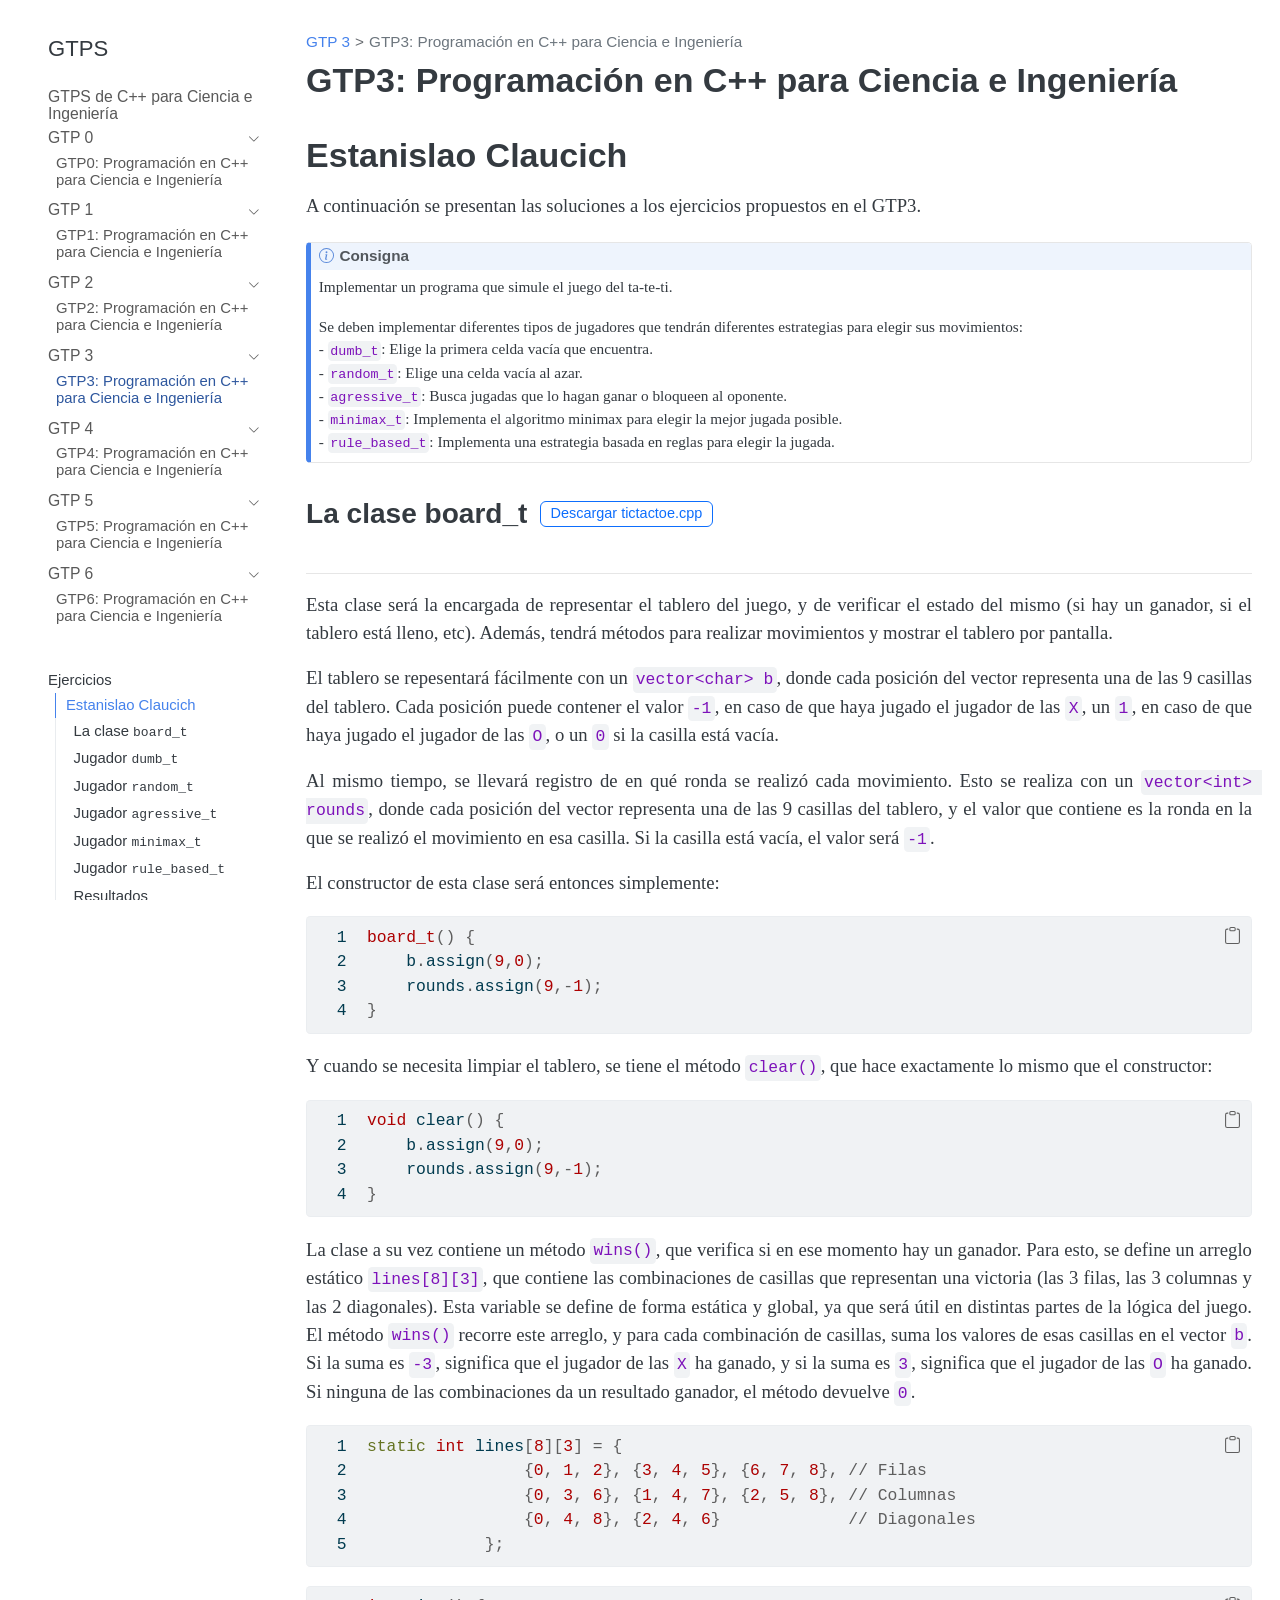
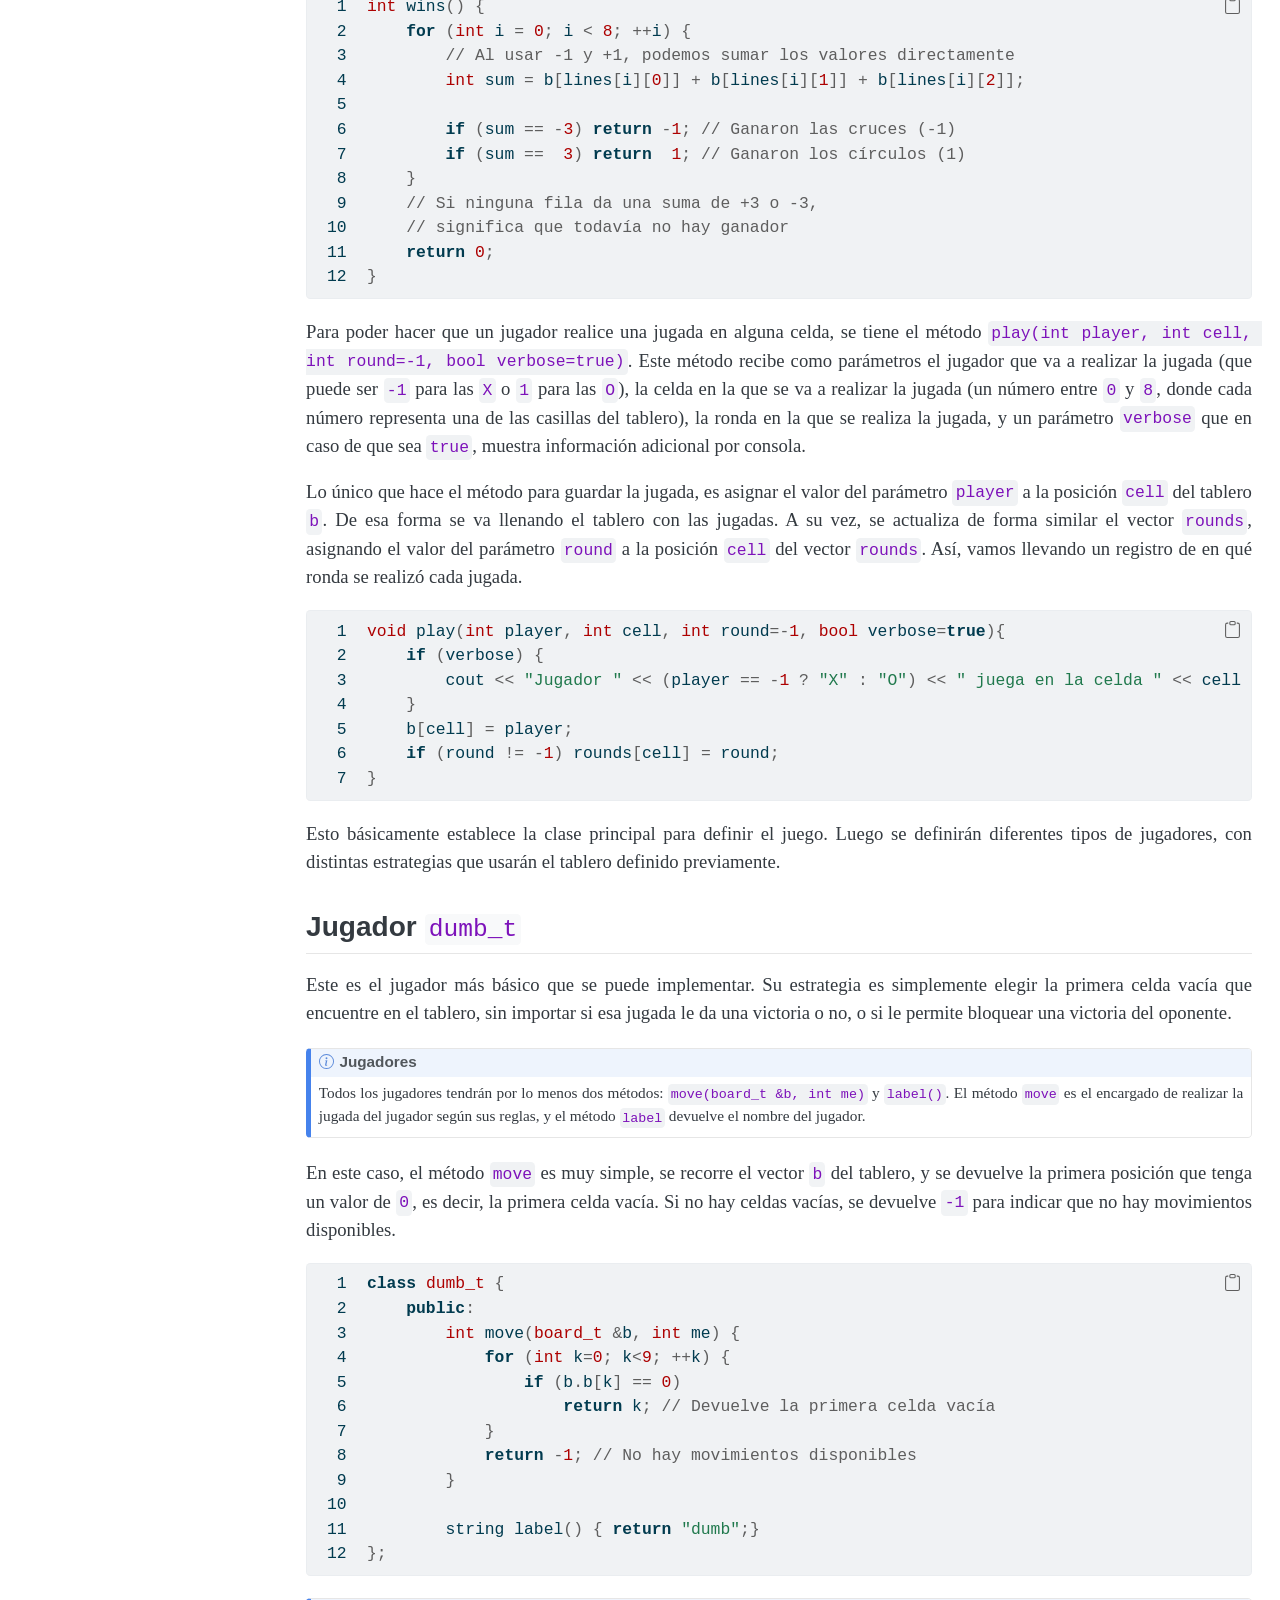
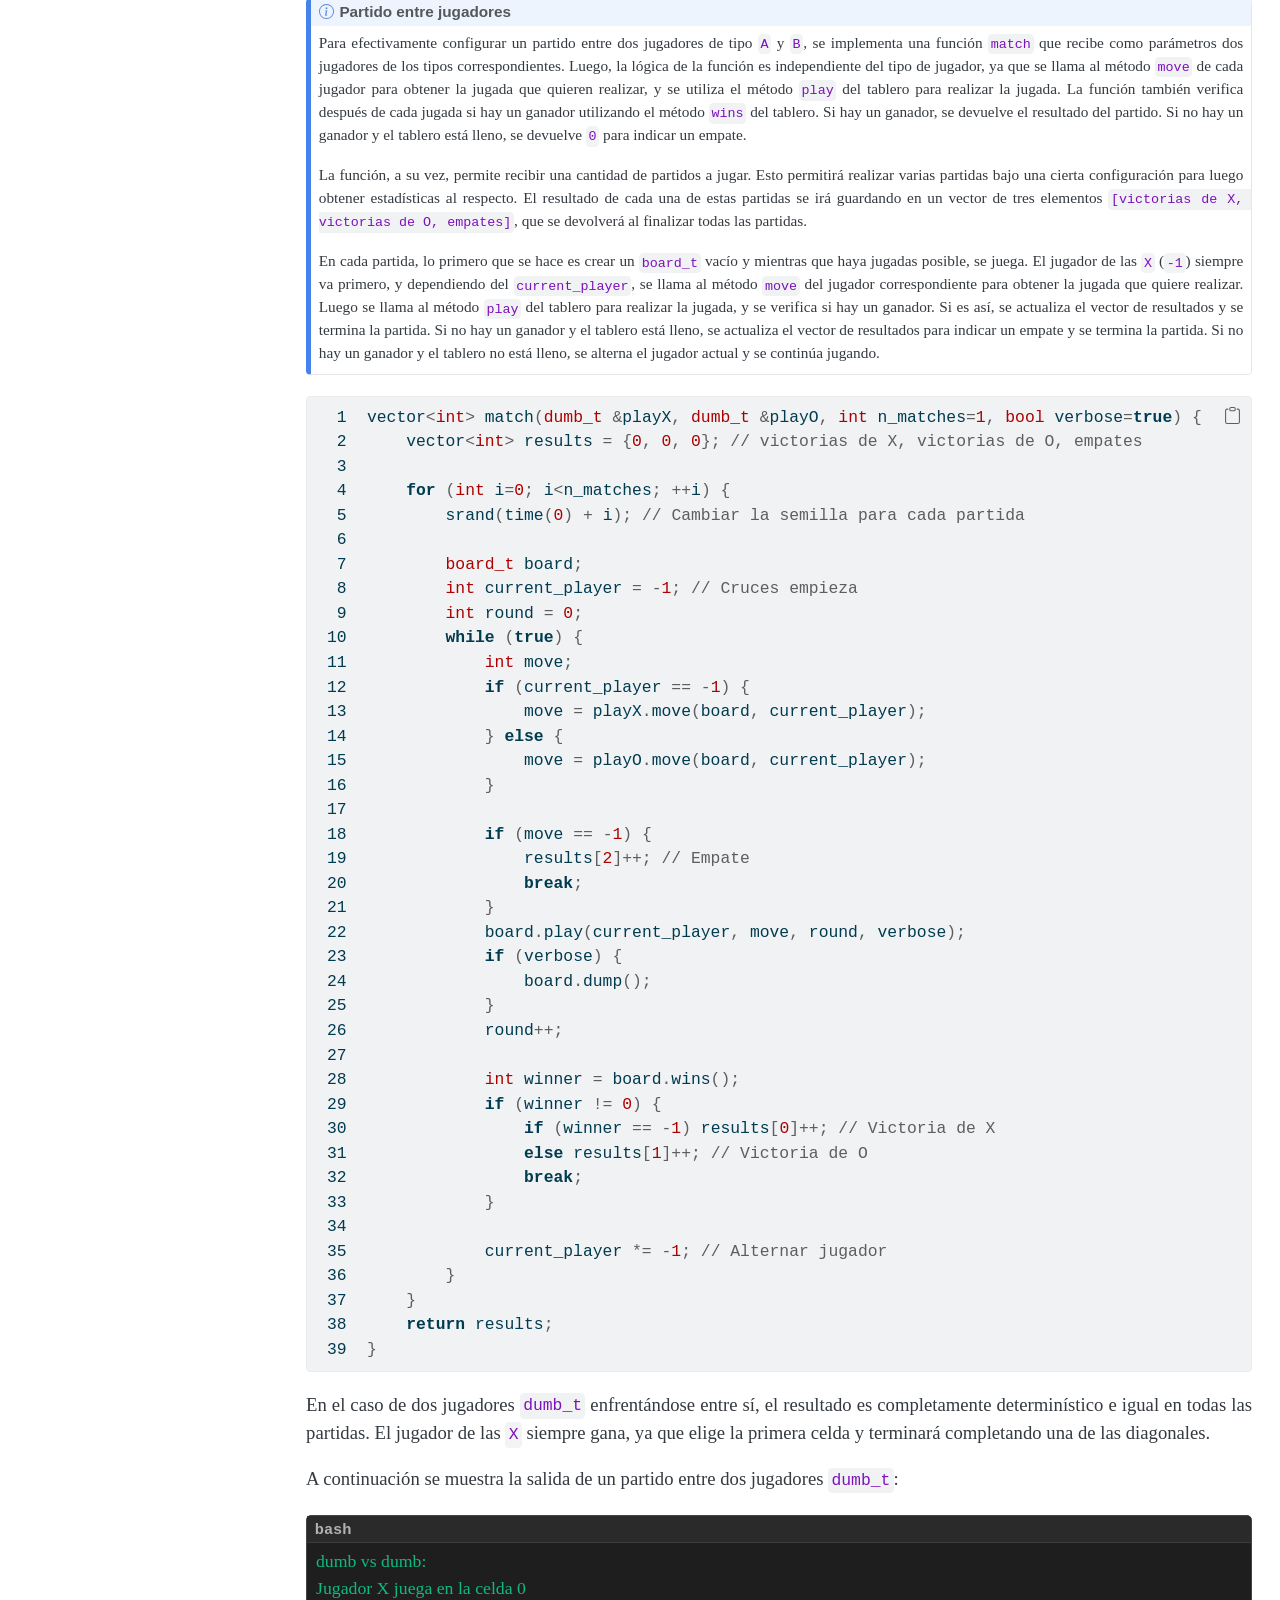
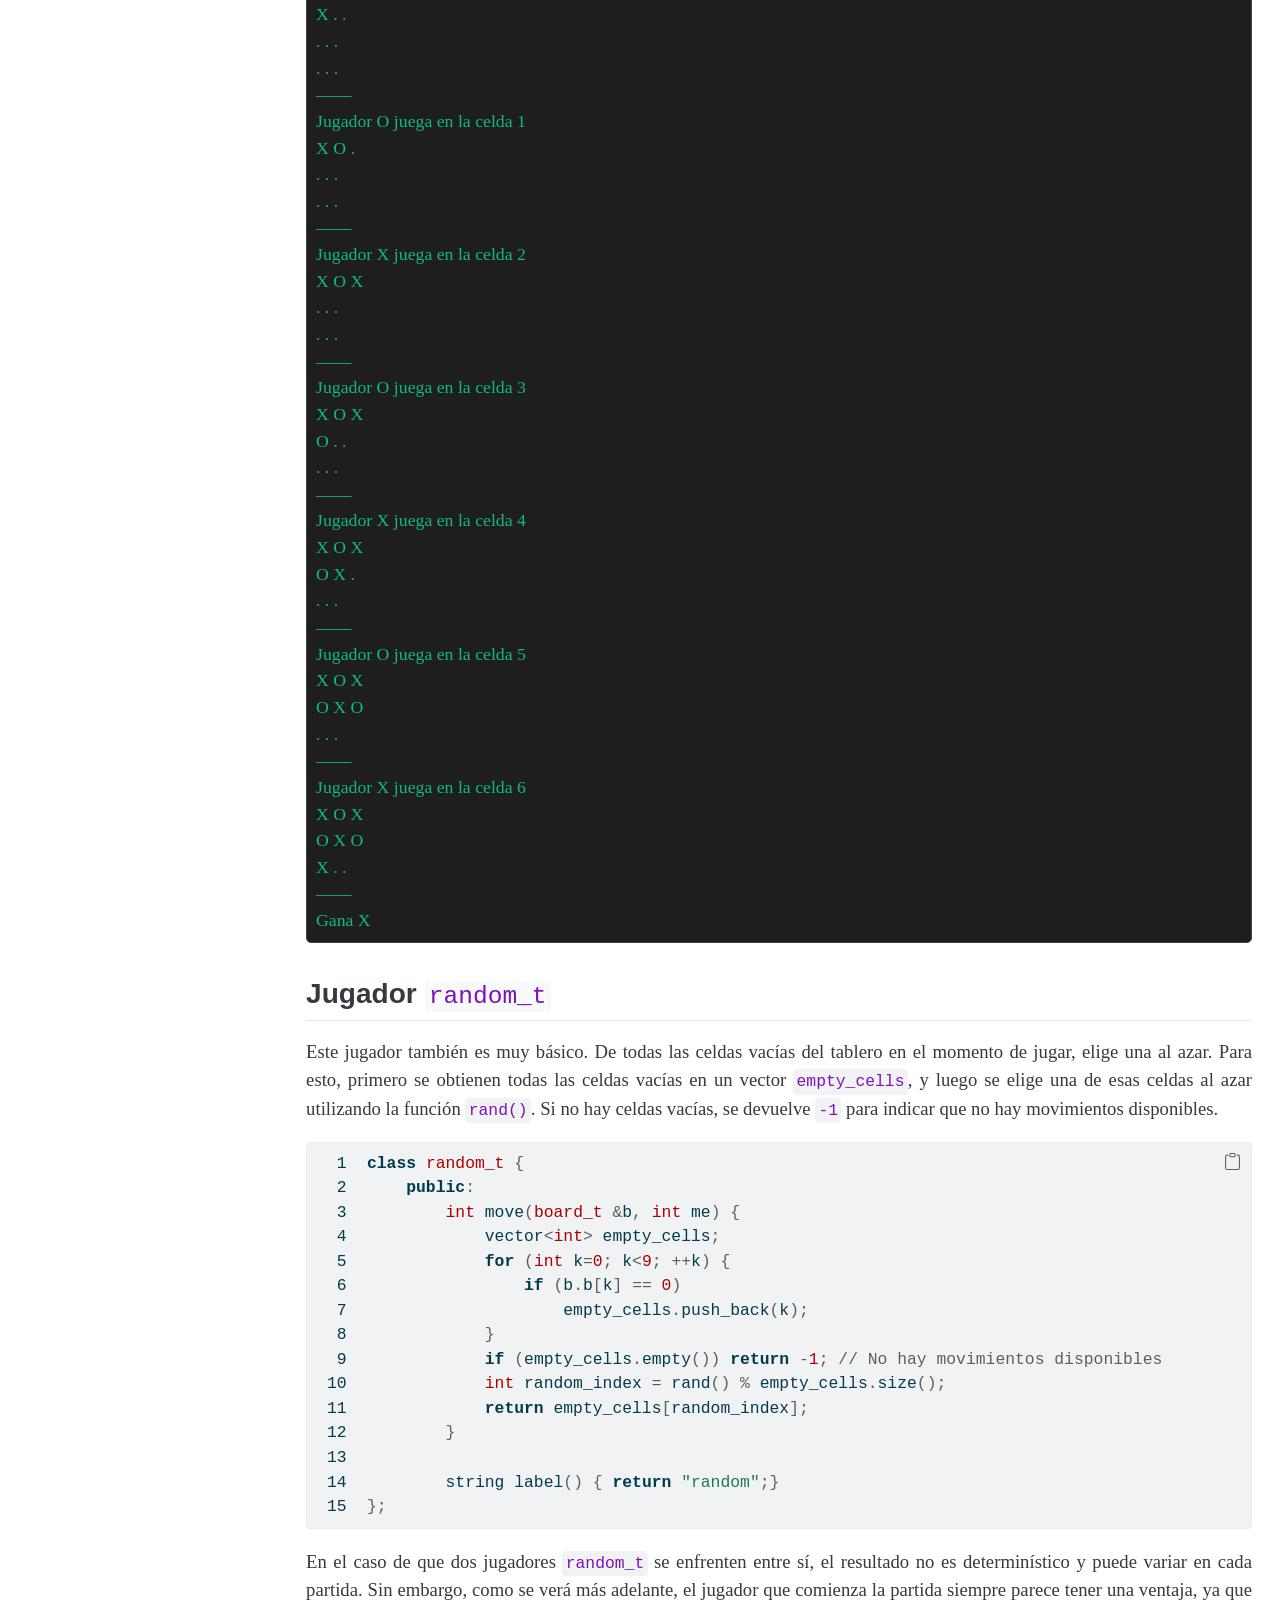
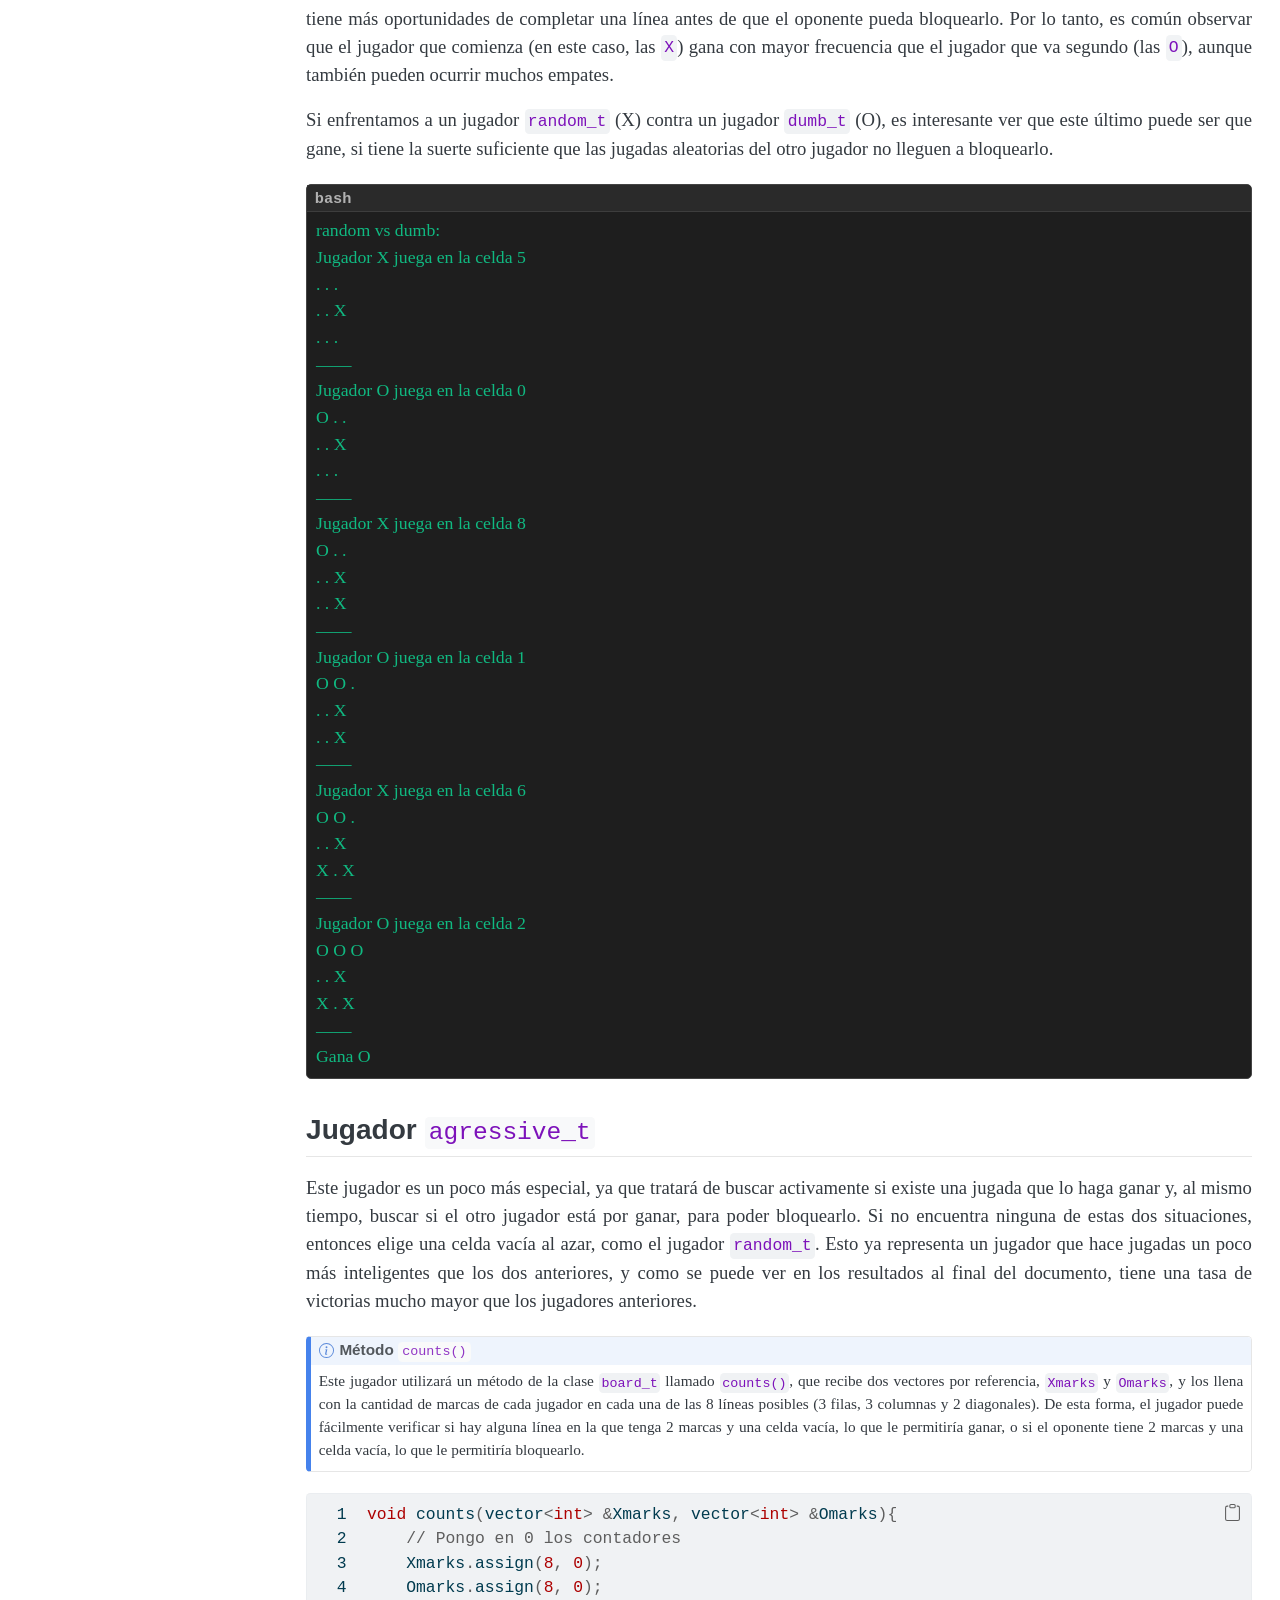
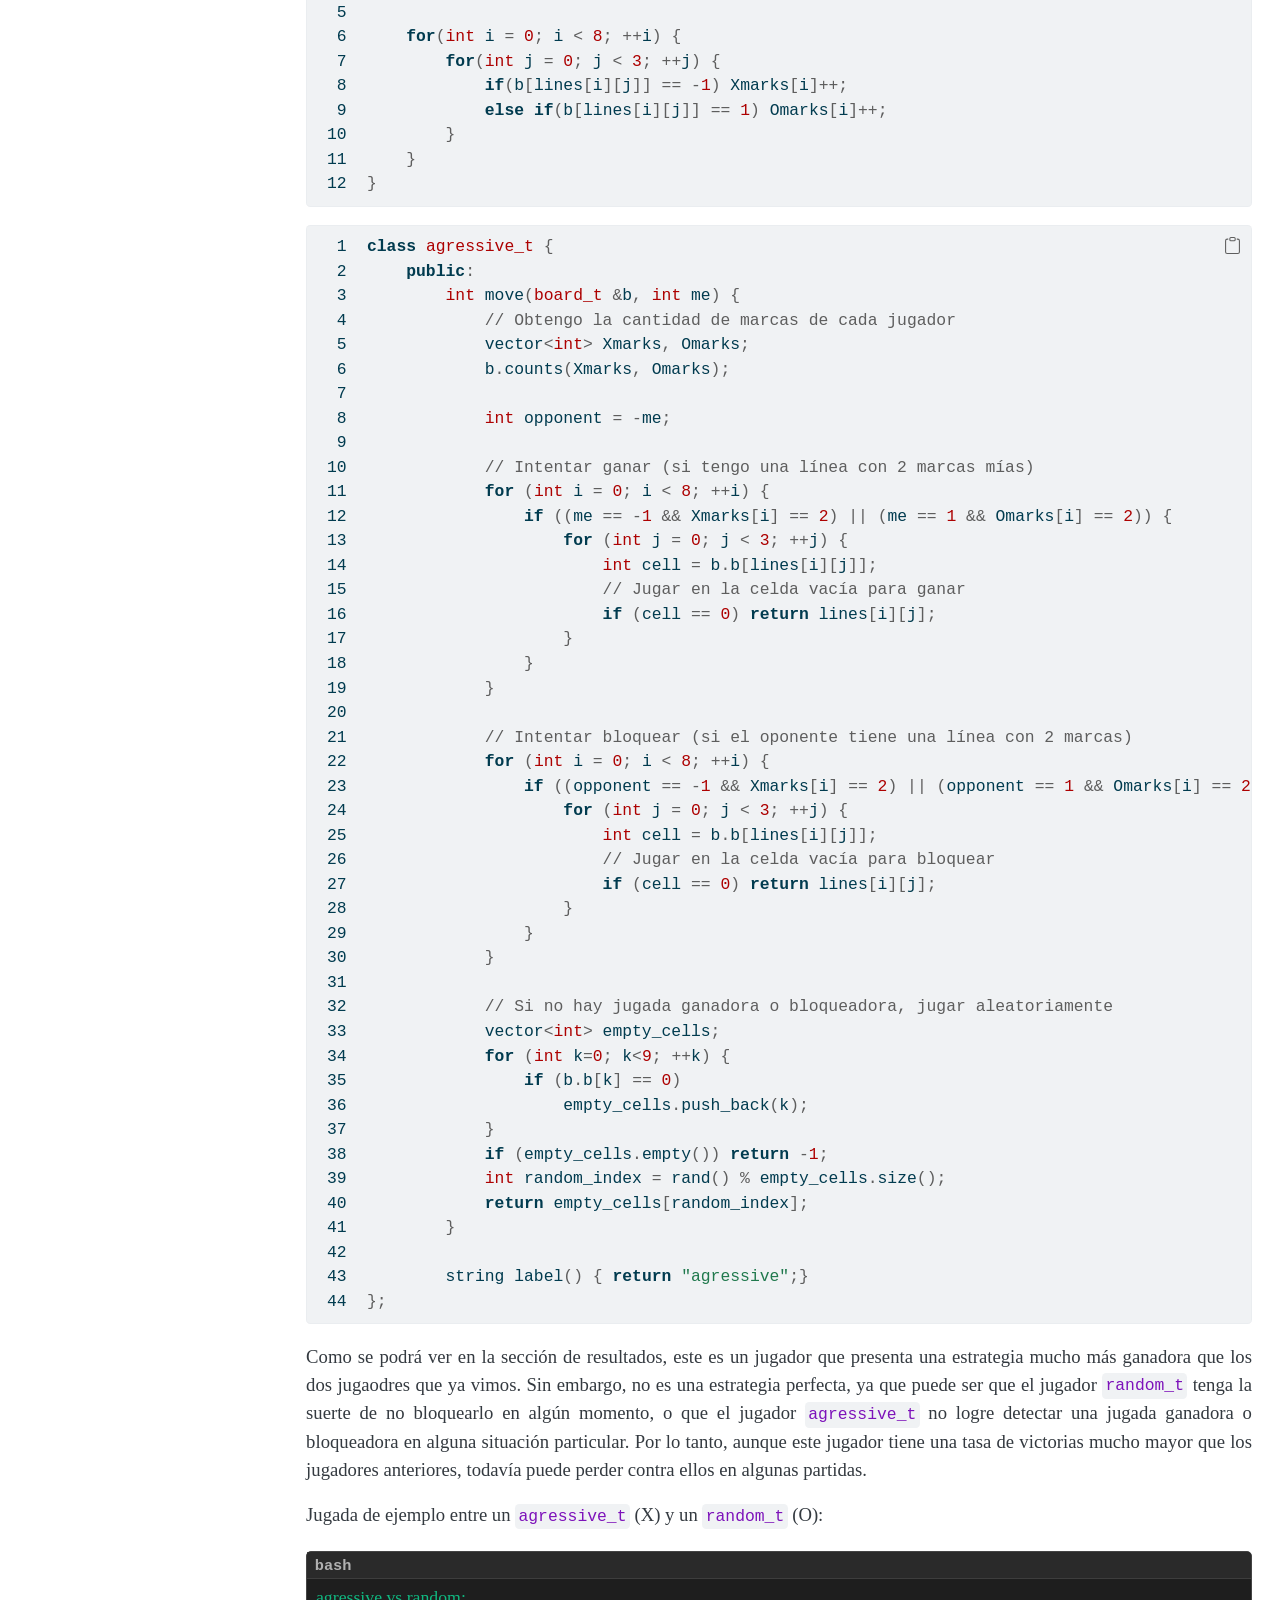
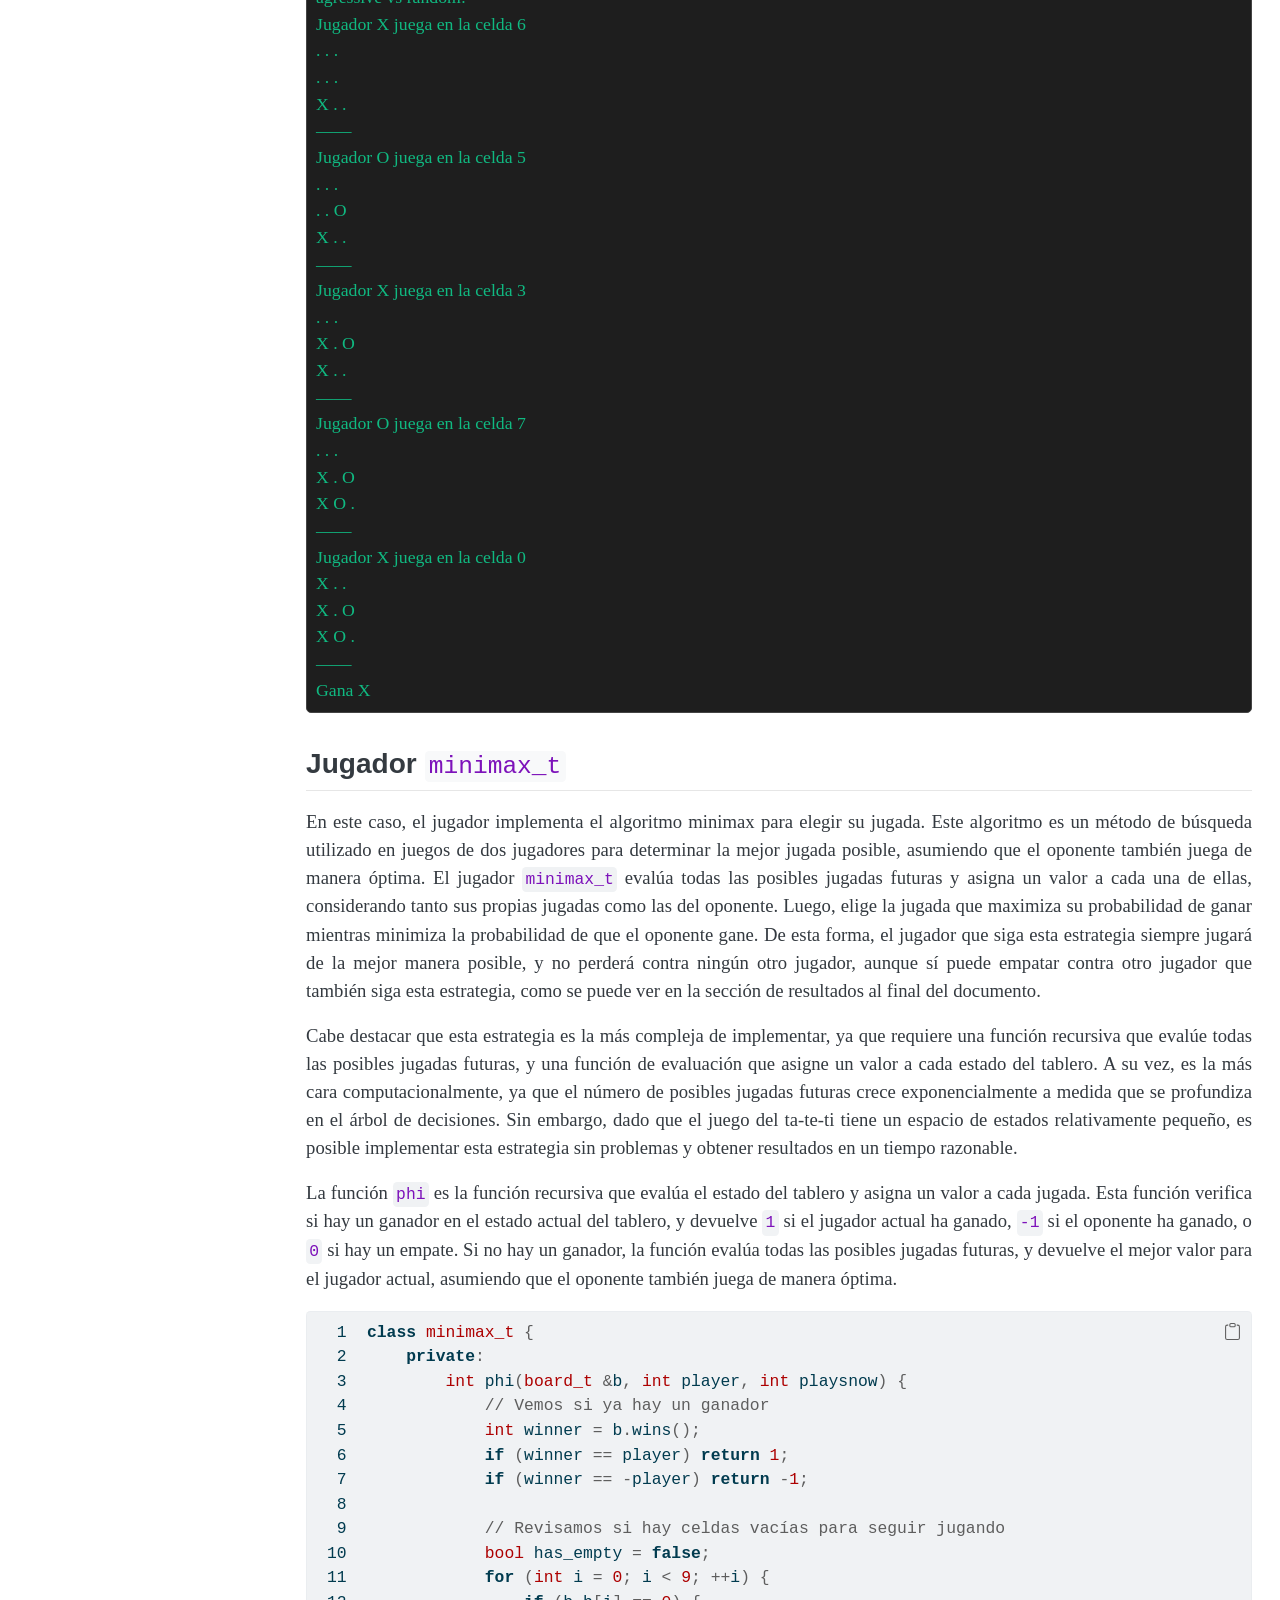
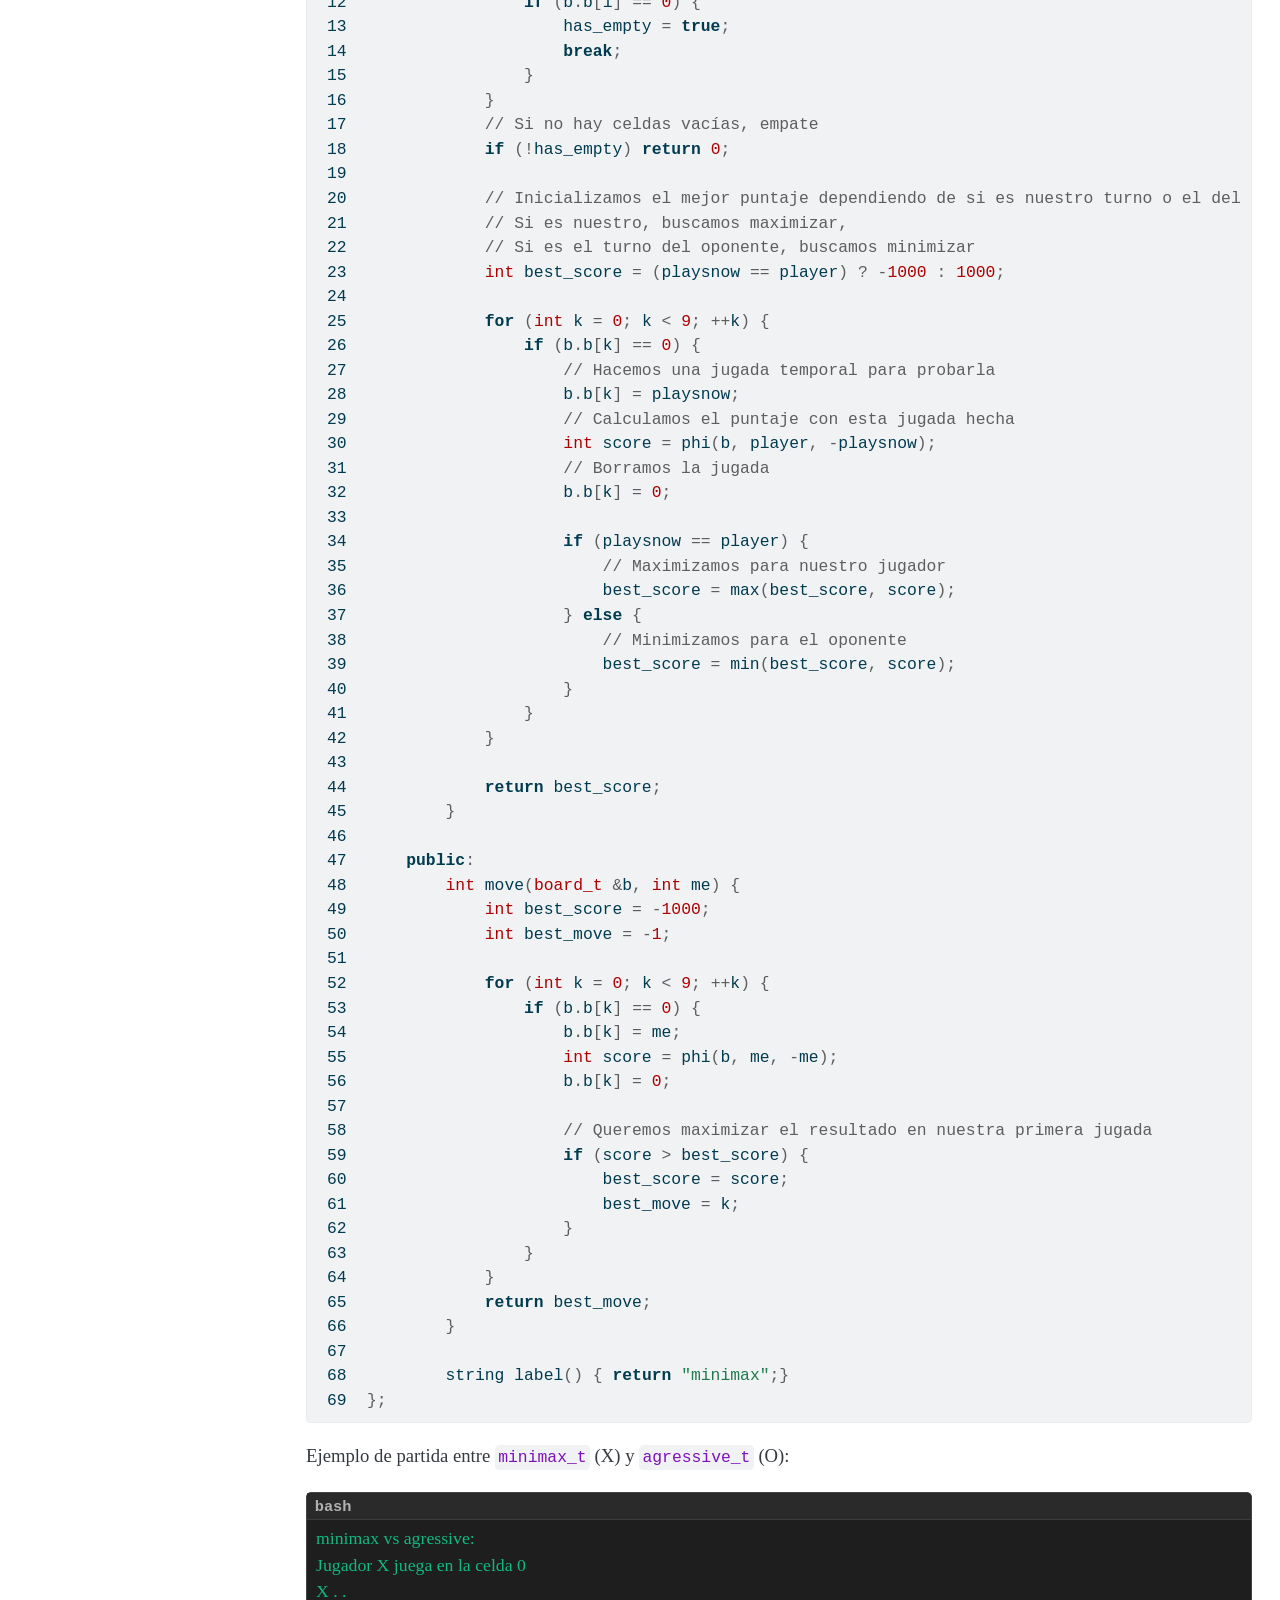
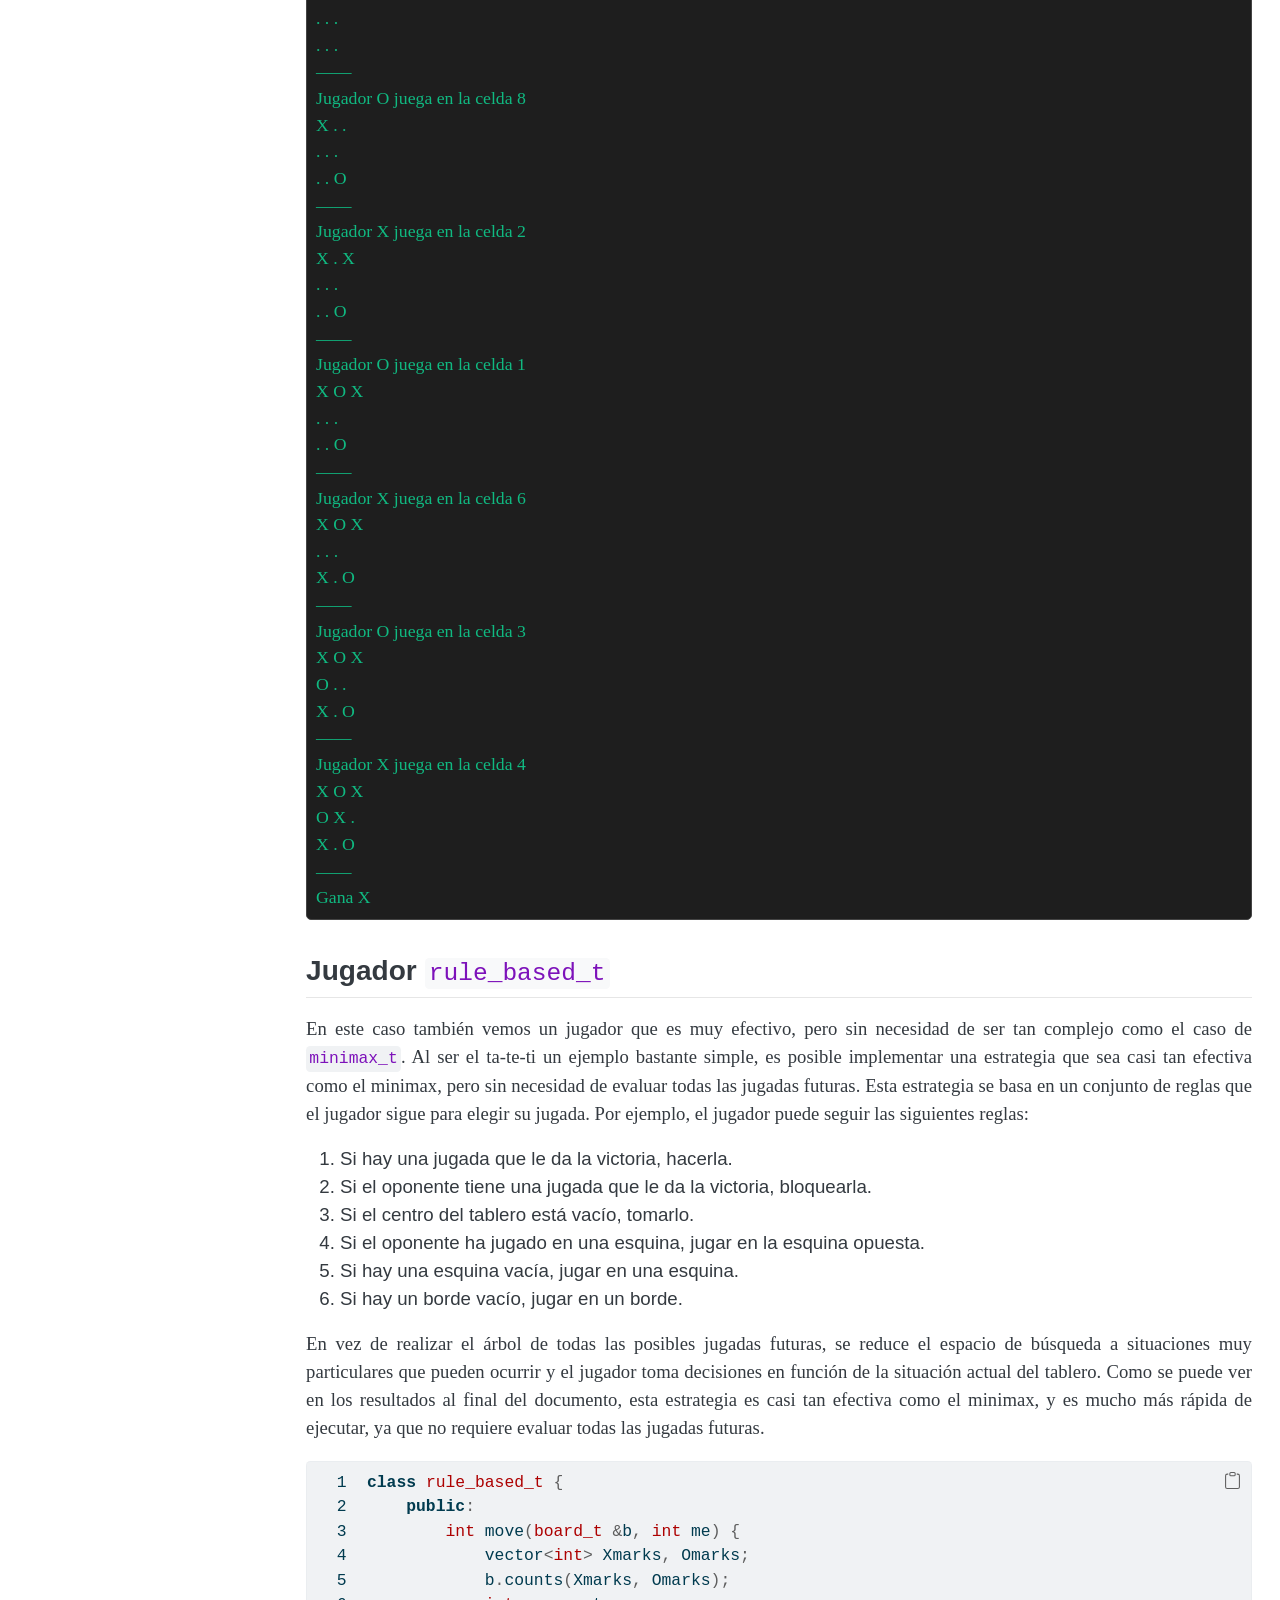
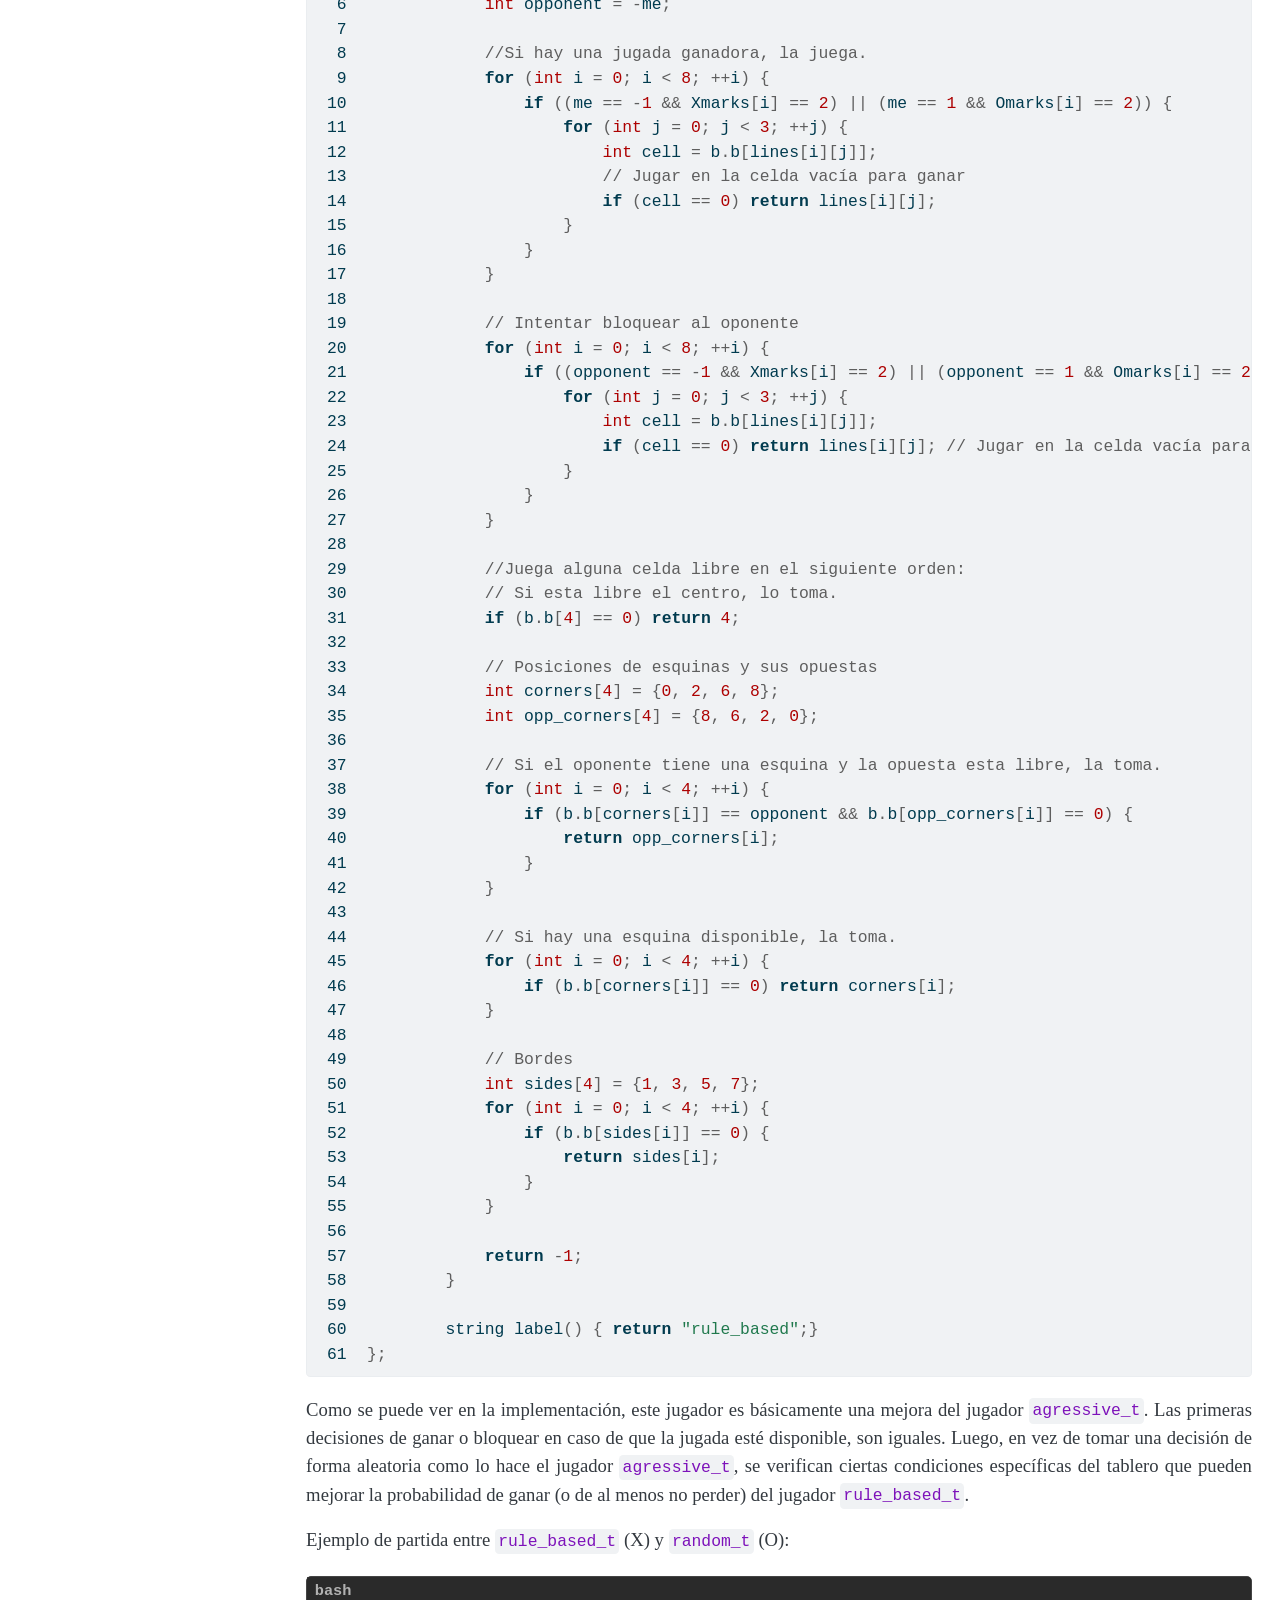
<file: GTP3/gtp3.html>
<!DOCTYPE html>
<html xmlns="http://www.w3.org/1999/xhtml" lang="en" xml:lang="en"><head>

<meta charset="utf-8">
<meta name="generator" content="quarto-1.8.27">

<meta name="viewport" content="width=device-width, initial-scale=1.0, user-scalable=yes">


<title>GTP3: Programación en C++ para Ciencia e Ingeniería – GTPS</title>
<style>
code{white-space: pre-wrap;}
span.smallcaps{font-variant: small-caps;}
div.columns{display: flex; gap: min(4vw, 1.5em);}
div.column{flex: auto; overflow-x: auto;}
div.hanging-indent{margin-left: 1.5em; text-indent: -1.5em;}
ul.task-list{list-style: none;}
ul.task-list li input[type="checkbox"] {
  width: 0.8em;
  margin: 0 0.8em 0.2em -1em; /* quarto-specific, see https://github.com/quarto-dev/quarto-cli/issues/4556 */ 
  vertical-align: middle;
}
/* CSS for syntax highlighting */
html { -webkit-text-size-adjust: 100%; }
pre > code.sourceCode { white-space: pre; position: relative; }
pre > code.sourceCode > span { display: inline-block; line-height: 1.25; }
pre > code.sourceCode > span:empty { height: 1.2em; }
.sourceCode { overflow: visible; }
code.sourceCode > span { color: inherit; text-decoration: inherit; }
div.sourceCode { margin: 1em 0; }
pre.sourceCode { margin: 0; }
@media screen {
div.sourceCode { overflow: auto; }
}
@media print {
pre > code.sourceCode { white-space: pre-wrap; }
pre > code.sourceCode > span { text-indent: -5em; padding-left: 5em; }
}
pre.numberSource code
  { counter-reset: source-line 0; }
pre.numberSource code > span
  { position: relative; left: -4em; counter-increment: source-line; }
pre.numberSource code > span > a:first-child::before
  { content: counter(source-line);
    position: relative; left: -1em; text-align: right; vertical-align: baseline;
    border: none; display: inline-block;
    -webkit-touch-callout: none; -webkit-user-select: none;
    -khtml-user-select: none; -moz-user-select: none;
    -ms-user-select: none; user-select: none;
    padding: 0 4px; width: 4em;
  }
pre.numberSource { margin-left: 3em;  padding-left: 4px; }
div.sourceCode
  {   }
@media screen {
pre > code.sourceCode > span > a:first-child::before { text-decoration: underline; }
}
</style>


<script src="../site_libs/quarto-nav/quarto-nav.js"></script>
<script src="../site_libs/quarto-nav/headroom.min.js"></script>
<script src="../site_libs/clipboard/clipboard.min.js"></script>
<script src="../site_libs/quarto-search/autocomplete.umd.js"></script>
<script src="../site_libs/quarto-search/fuse.min.js"></script>
<script src="../site_libs/quarto-search/quarto-search.js"></script>
<meta name="quarto:offset" content="../">
<script src="../site_libs/quarto-html/quarto.js" type="module"></script>
<script src="../site_libs/quarto-html/tabsets/tabsets.js" type="module"></script>
<script src="../site_libs/quarto-html/axe/axe-check.js" type="module"></script>
<script src="../site_libs/quarto-html/popper.min.js"></script>
<script src="../site_libs/quarto-html/tippy.umd.min.js"></script>
<script src="../site_libs/quarto-html/anchor.min.js"></script>
<link href="../site_libs/quarto-html/tippy.css" rel="stylesheet">
<link href="../site_libs/quarto-html/quarto-syntax-highlighting-ed96de9b727972fe78a7b5d16c58bf87.css" rel="stylesheet" id="quarto-text-highlighting-styles">
<script src="../site_libs/bootstrap/bootstrap.min.js"></script>
<link href="../site_libs/bootstrap/bootstrap-icons.css" rel="stylesheet">
<link href="../site_libs/bootstrap/bootstrap-43aec3b92b08ed3f3cc1271c45447476.min.css" rel="stylesheet" append-hash="true" id="quarto-bootstrap" data-mode="light">
<script id="quarto-search-options" type="application/json">{
  "location": "sidebar",
  "copy-button": false,
  "collapse-after": 3,
  "panel-placement": "start",
  "type": "textbox",
  "limit": 50,
  "keyboard-shortcut": [
    "f",
    "/",
    "s"
  ],
  "show-item-context": false,
  "language": {
    "search-no-results-text": "No results",
    "search-matching-documents-text": "matching documents",
    "search-copy-link-title": "Copy link to search",
    "search-hide-matches-text": "Hide additional matches",
    "search-more-match-text": "more match in this document",
    "search-more-matches-text": "more matches in this document",
    "search-clear-button-title": "Clear",
    "search-text-placeholder": "",
    "search-detached-cancel-button-title": "Cancel",
    "search-submit-button-title": "Submit",
    "search-label": "Search"
  }
}</script>
<style>html{ scroll-behavior: smooth; }</style>


</head>

<body class="nav-sidebar floating quarto-light">

<div id="quarto-search-results"></div>
  <header id="quarto-header" class="headroom fixed-top">
  <nav class="quarto-secondary-nav">
    <div class="container-fluid d-flex">
      <button type="button" class="quarto-btn-toggle btn" data-bs-toggle="collapse" role="button" data-bs-target=".quarto-sidebar-collapse-item" aria-controls="quarto-sidebar" aria-expanded="false" aria-label="Toggle sidebar navigation" onclick="if (window.quartoToggleHeadroom) { window.quartoToggleHeadroom(); }">
        <i class="bi bi-layout-text-sidebar-reverse"></i>
      </button>
        <nav class="quarto-page-breadcrumbs" aria-label="breadcrumb"><ol class="breadcrumb"><li class="breadcrumb-item"><a href="../GTP3/gtp3.html">GTP 3</a></li><li class="breadcrumb-item"><a href="../GTP3/gtp3.html">GTP3: Programación en C++ para Ciencia e Ingeniería</a></li></ol></nav>
        <a class="flex-grow-1" role="navigation" data-bs-toggle="collapse" data-bs-target=".quarto-sidebar-collapse-item" aria-controls="quarto-sidebar" aria-expanded="false" aria-label="Toggle sidebar navigation" onclick="if (window.quartoToggleHeadroom) { window.quartoToggleHeadroom(); }">      
        </a>
    </div>
  </nav>
</header>
<!-- content -->
<div id="quarto-content" class="quarto-container page-columns page-rows-contents page-layout-full">
<!-- sidebar -->
  <nav id="quarto-sidebar" class="sidebar collapse collapse-horizontal quarto-sidebar-collapse-item sidebar-navigation floating overflow-auto">
    <div class="pt-lg-2 mt-2 text-left sidebar-header">
    <div class="sidebar-title mb-0 py-0">
      <a href="../">GTPS</a> 
    </div>
      </div>
    <div class="sidebar-menu-container"> 
    <ul class="list-unstyled mt-1">
        <li class="sidebar-item">
  <div class="sidebar-item-container"> 
  <a href="../index.html" class="sidebar-item-text sidebar-link">
 <span class="menu-text">GTPS de C++ para Ciencia e Ingeniería</span></a>
  </div>
</li>
        <li class="sidebar-item sidebar-item-section">
      <div class="sidebar-item-container"> 
            <a class="sidebar-item-text sidebar-link text-start" data-bs-toggle="collapse" data-bs-target="#quarto-sidebar-section-1" role="navigation" aria-expanded="true">
 <span class="menu-text">GTP 0</span></a>
          <a class="sidebar-item-toggle text-start" data-bs-toggle="collapse" data-bs-target="#quarto-sidebar-section-1" role="navigation" aria-expanded="true" aria-label="Toggle section">
            <i class="bi bi-chevron-right ms-2"></i>
          </a> 
      </div>
      <ul id="quarto-sidebar-section-1" class="collapse list-unstyled sidebar-section depth1 show">  
          <li class="sidebar-item">
  <div class="sidebar-item-container"> 
  <a href="../GTP0/gtp0.html" class="sidebar-item-text sidebar-link">
 <span class="menu-text">GTP0: Programación en C++ para Ciencia e Ingeniería</span></a>
  </div>
</li>
      </ul>
  </li>
        <li class="sidebar-item sidebar-item-section">
      <div class="sidebar-item-container"> 
            <a class="sidebar-item-text sidebar-link text-start" data-bs-toggle="collapse" data-bs-target="#quarto-sidebar-section-2" role="navigation" aria-expanded="true">
 <span class="menu-text">GTP 1</span></a>
          <a class="sidebar-item-toggle text-start" data-bs-toggle="collapse" data-bs-target="#quarto-sidebar-section-2" role="navigation" aria-expanded="true" aria-label="Toggle section">
            <i class="bi bi-chevron-right ms-2"></i>
          </a> 
      </div>
      <ul id="quarto-sidebar-section-2" class="collapse list-unstyled sidebar-section depth1 show">  
          <li class="sidebar-item">
  <div class="sidebar-item-container"> 
  <a href="../GTP1/gtp1.html" class="sidebar-item-text sidebar-link">
 <span class="menu-text">GTP1: Programación en C++ para Ciencia e Ingeniería</span></a>
  </div>
</li>
      </ul>
  </li>
        <li class="sidebar-item sidebar-item-section">
      <div class="sidebar-item-container"> 
            <a class="sidebar-item-text sidebar-link text-start" data-bs-toggle="collapse" data-bs-target="#quarto-sidebar-section-3" role="navigation" aria-expanded="true">
 <span class="menu-text">GTP 2</span></a>
          <a class="sidebar-item-toggle text-start" data-bs-toggle="collapse" data-bs-target="#quarto-sidebar-section-3" role="navigation" aria-expanded="true" aria-label="Toggle section">
            <i class="bi bi-chevron-right ms-2"></i>
          </a> 
      </div>
      <ul id="quarto-sidebar-section-3" class="collapse list-unstyled sidebar-section depth1 show">  
          <li class="sidebar-item">
  <div class="sidebar-item-container"> 
  <a href="../GTP2/gtp2.html" class="sidebar-item-text sidebar-link">
 <span class="menu-text">GTP2: Programación en C++ para Ciencia e Ingeniería</span></a>
  </div>
</li>
      </ul>
  </li>
        <li class="sidebar-item sidebar-item-section">
      <div class="sidebar-item-container"> 
            <a class="sidebar-item-text sidebar-link text-start" data-bs-toggle="collapse" data-bs-target="#quarto-sidebar-section-4" role="navigation" aria-expanded="true">
 <span class="menu-text">GTP 3</span></a>
          <a class="sidebar-item-toggle text-start" data-bs-toggle="collapse" data-bs-target="#quarto-sidebar-section-4" role="navigation" aria-expanded="true" aria-label="Toggle section">
            <i class="bi bi-chevron-right ms-2"></i>
          </a> 
      </div>
      <ul id="quarto-sidebar-section-4" class="collapse list-unstyled sidebar-section depth1 show">  
          <li class="sidebar-item">
  <div class="sidebar-item-container"> 
  <a href="../GTP3/gtp3.html" class="sidebar-item-text sidebar-link active">
 <span class="menu-text">GTP3: Programación en C++ para Ciencia e Ingeniería</span></a>
  </div>
</li>
      </ul>
  </li>
        <li class="sidebar-item sidebar-item-section">
      <div class="sidebar-item-container"> 
            <a class="sidebar-item-text sidebar-link text-start" data-bs-toggle="collapse" data-bs-target="#quarto-sidebar-section-5" role="navigation" aria-expanded="true">
 <span class="menu-text">GTP 4</span></a>
          <a class="sidebar-item-toggle text-start" data-bs-toggle="collapse" data-bs-target="#quarto-sidebar-section-5" role="navigation" aria-expanded="true" aria-label="Toggle section">
            <i class="bi bi-chevron-right ms-2"></i>
          </a> 
      </div>
      <ul id="quarto-sidebar-section-5" class="collapse list-unstyled sidebar-section depth1 show">  
          <li class="sidebar-item">
  <div class="sidebar-item-container"> 
  <a href="../GTP4/gpt4.html" class="sidebar-item-text sidebar-link">
 <span class="menu-text">GTP4: Programación en C++ para Ciencia e Ingeniería</span></a>
  </div>
</li>
      </ul>
  </li>
        <li class="sidebar-item sidebar-item-section">
      <div class="sidebar-item-container"> 
            <a class="sidebar-item-text sidebar-link text-start" data-bs-toggle="collapse" data-bs-target="#quarto-sidebar-section-6" role="navigation" aria-expanded="true">
 <span class="menu-text">GTP 5</span></a>
          <a class="sidebar-item-toggle text-start" data-bs-toggle="collapse" data-bs-target="#quarto-sidebar-section-6" role="navigation" aria-expanded="true" aria-label="Toggle section">
            <i class="bi bi-chevron-right ms-2"></i>
          </a> 
      </div>
      <ul id="quarto-sidebar-section-6" class="collapse list-unstyled sidebar-section depth1 show">  
          <li class="sidebar-item">
  <div class="sidebar-item-container"> 
  <a href="../GTP5/gtp5.html" class="sidebar-item-text sidebar-link">
 <span class="menu-text">GTP5: Programación en C++ para Ciencia e Ingeniería</span></a>
  </div>
</li>
      </ul>
  </li>
        <li class="sidebar-item sidebar-item-section">
      <div class="sidebar-item-container"> 
            <a class="sidebar-item-text sidebar-link text-start" data-bs-toggle="collapse" data-bs-target="#quarto-sidebar-section-7" role="navigation" aria-expanded="true">
 <span class="menu-text">GTP 6</span></a>
          <a class="sidebar-item-toggle text-start" data-bs-toggle="collapse" data-bs-target="#quarto-sidebar-section-7" role="navigation" aria-expanded="true" aria-label="Toggle section">
            <i class="bi bi-chevron-right ms-2"></i>
          </a> 
      </div>
      <ul id="quarto-sidebar-section-7" class="collapse list-unstyled sidebar-section depth1 show">  
          <li class="sidebar-item">
  <div class="sidebar-item-container"> 
  <a href="../GTP6/gtp6.html" class="sidebar-item-text sidebar-link">
 <span class="menu-text">GTP6: Programación en C++ para Ciencia e Ingeniería</span></a>
  </div>
</li>
      </ul>
  </li>
    </ul>
    </div>
    <nav id="TOC" role="doc-toc" class="toc-active">
    <h2 id="toc-title">Ejercicios</h2>
   
  <ul class="collapse">
  <li><a href="#estanislao-claucich" id="toc-estanislao-claucich" class="nav-link active" data-scroll-target="#estanislao-claucich">Estanislao Claucich</a>
  <ul class="collapse">
  <li><a href="#la-clase-board_t" id="toc-la-clase-board_t" class="nav-link" data-scroll-target="#la-clase-board_t">La clase <code>board_t</code></a></li>
  <li><a href="#jugador-dumb_t" id="toc-jugador-dumb_t" class="nav-link" data-scroll-target="#jugador-dumb_t">Jugador <code>dumb_t</code></a></li>
  <li><a href="#jugador-random_t" id="toc-jugador-random_t" class="nav-link" data-scroll-target="#jugador-random_t">Jugador <code>random_t</code></a></li>
  <li><a href="#jugador-agressive_t" id="toc-jugador-agressive_t" class="nav-link" data-scroll-target="#jugador-agressive_t">Jugador <code>agressive_t</code></a></li>
  <li><a href="#jugador-minimax_t" id="toc-jugador-minimax_t" class="nav-link" data-scroll-target="#jugador-minimax_t">Jugador <code>minimax_t</code></a></li>
  <li><a href="#jugador-rule_based_t" id="toc-jugador-rule_based_t" class="nav-link" data-scroll-target="#jugador-rule_based_t">Jugador <code>rule_based_t</code></a></li>
  <li><a href="#resultados" id="toc-resultados" class="nav-link" data-scroll-target="#resultados">Resultados</a></li>
  </ul></li>
  </ul>
</nav>
</nav>
<div id="quarto-sidebar-glass" class="quarto-sidebar-collapse-item" data-bs-toggle="collapse" data-bs-target=".quarto-sidebar-collapse-item"></div>
<!-- margin-sidebar -->
    <div id="quarto-margin-sidebar" class="sidebar margin-sidebar zindex-bottom">
    </div>
<!-- main -->
<main class="content column-page-right" id="quarto-document-content">

<header id="title-block-header" class="quarto-title-block default"><nav class="quarto-page-breadcrumbs quarto-title-breadcrumbs d-none d-lg-block" aria-label="breadcrumb"><ol class="breadcrumb"><li class="breadcrumb-item"><a href="../GTP3/gtp3.html">GTP 3</a></li><li class="breadcrumb-item"><a href="../GTP3/gtp3.html">GTP3: Programación en C++ para Ciencia e Ingeniería</a></li></ol></nav>
<div class="quarto-title">
<h1 class="title">GTP3: Programación en C++ para Ciencia e Ingeniería</h1>
</div>



<div class="quarto-title-meta column-page-right">

    
  
    
  </div>
  


</header>


<style>
p {
    text-align: justify;
}

/* Estilo para el borde y el fondo general del callout */
div.callout.consola-terminal {
    background-color: #1e1e1e !important; /* Gris muy oscuro, estilo VS Code */
    border: 1px solid #444 !important;
    border-radius: 5px;
}

/* Estilo para la barra del título */
div.callout.consola-terminal .callout-header {
    background-color: #2d2d2d !important;
    color: #cccccc !important;
    font-family: 'Consolas', 'Courier New', monospace;
    border-bottom: 1px solid #444 !important;
}

/* Estilo para el texto de la salida (cuerpo) */
div.callout.consola-terminal .callout-body-container {
    color: #10B981 !important; /* Verde brillante estilo Matrix/Consola clásica */
    font-family: 'Consolas', 'Courier New', monospace;
    font-size: 0.95em;
}

/* Contenedor título + botón de descarga */
.exercise-title-row {
    display: flex;
    align-items: center;
    gap: 0.75rem;
    flex-wrap: wrap;
}

.exercise-download-btn {
    font-size: 0.85rem;
    text-decoration: none;
    border: 1px solid #0d6efd;
    color: #0d6efd;
    border-radius: 6px;
    padding: 0.2rem 0.55rem;
    line-height: 1.2;
    transition: all 0.15s ease;
}

.exercise-download-btn:hover {
    background-color: #0d6efd;
    color: #ffffff;
    text-decoration: none;
}

@media (max-width: 640px) {
    .exercise-download-btn {
        font-size: 0.8rem;
    }
}
</style>
<script>
document.addEventListener("DOMContentLoaded", function() {
    const downloadMap = {
        "La clase board_t": [{ file: "tictactoe.cpp", label: "Descargar tictactoe.cpp" }]
    };

    const headings = document.querySelectorAll("main h2");

    headings.forEach((h2) => {
        const title = h2.textContent.trim();
        const files = downloadMap[title];
        if (!files) return;

        const row = document.createElement("span");
        row.className = "exercise-title-row";

        const titleSpan = document.createElement("span");
        titleSpan.textContent = title;
        row.appendChild(titleSpan);

        files.forEach((item) => {
            const link = document.createElement("a");
            link.href = item.file;
            link.download = item.file;
            link.className = "exercise-download-btn";
            link.textContent = item.label;
            row.appendChild(link);
        });

        h2.textContent = "";
        h2.appendChild(row);
    });
});
</script>
<section id="estanislao-claucich" class="level1">
<h1>Estanislao Claucich</h1>
<p>A continuación se presentan las soluciones a los ejercicios propuestos en el GTP3.</p>
<div class="callout callout-style-default callout-note callout-titled" title="Consigna">
<div class="callout-header d-flex align-content-center">
<div class="callout-icon-container">
<i class="callout-icon"></i>
</div>
<div class="callout-title-container flex-fill">
<span class="screen-reader-only">Note</span>Consigna
</div>
</div>
<div class="callout-body-container callout-body">
<p>Implementar un programa que simule el juego del ta-te-ti.</p>
<p>Se deben implementar diferentes tipos de jugadores que tendrán diferentes estrategias para elegir sus movimientos:<br>
- <code>dumb_t</code>: Elige la primera celda vacía que encuentra.<br>
- <code>random_t</code>: Elige una celda vacía al azar.<br>
- <code>agressive_t</code>: Busca jugadas que lo hagan ganar o bloqueen al oponente.<br>
- <code>minimax_t</code>: Implementa el algoritmo minimax para elegir la mejor jugada posible.<br>
- <code>rule_based_t</code>: Implementa una estrategia basada en reglas para elegir la jugada.</p>
</div>
</div>
<section id="la-clase-board_t" class="level2">
<h2 class="anchored" data-anchor-id="la-clase-board_t">La clase <code>board_t</code></h2>
<p>Esta clase será la encargada de representar el tablero del juego, y de verificar el estado del mismo (si hay un ganador, si el tablero está lleno, etc). Además, tendrá métodos para realizar movimientos y mostrar el tablero por pantalla.</p>
<p>El tablero se repesentará fácilmente con un <code>vector&lt;char&gt; b</code>, donde cada posición del vector representa una de las 9 casillas del tablero. Cada posición puede contener el valor <code>-1</code>, en caso de que haya jugado el jugador de las <code>X</code>, un <code>1</code>, en caso de que haya jugado el jugador de las <code>O</code>, o un <code>0</code> si la casilla está vacía.</p>
<p>Al mismo tiempo, se llevará registro de en qué ronda se realizó cada movimiento. Esto se realiza con un <code>vector&lt;int&gt; rounds</code>, donde cada posición del vector representa una de las 9 casillas del tablero, y el valor que contiene es la ronda en la que se realizó el movimiento en esa casilla. Si la casilla está vacía, el valor será <code>-1</code>.</p>
<p>El constructor de esta clase será entonces simplemente:</p>
<div class="code-copy-outer-scaffold"><div class="sourceCode" id="cb1"><pre class="sourceCode numberSource cpp number-lines code-with-copy"><code class="sourceCode cpp"><span id="cb1-1"><a href="#cb1-1"></a><span class="dt">board_t</span><span class="op">()</span> <span class="op">{</span></span>
<span id="cb1-2"><a href="#cb1-2"></a>    b<span class="op">.</span>assign<span class="op">(</span><span class="dv">9</span><span class="op">,</span><span class="dv">0</span><span class="op">);</span></span>
<span id="cb1-3"><a href="#cb1-3"></a>    rounds<span class="op">.</span>assign<span class="op">(</span><span class="dv">9</span><span class="op">,-</span><span class="dv">1</span><span class="op">);</span></span>
<span id="cb1-4"><a href="#cb1-4"></a><span class="op">}</span></span></code></pre></div><button title="Copy to Clipboard" class="code-copy-button"><i class="bi"></i></button></div>
<p>Y cuando se necesita limpiar el tablero, se tiene el método <code>clear()</code>, que hace exactamente lo mismo que el constructor:</p>
<div class="code-copy-outer-scaffold"><div class="sourceCode" id="cb2"><pre class="sourceCode numberSource cpp number-lines code-with-copy"><code class="sourceCode cpp"><span id="cb2-1"><a href="#cb2-1"></a><span class="dt">void</span> clear<span class="op">()</span> <span class="op">{</span></span>
<span id="cb2-2"><a href="#cb2-2"></a>    b<span class="op">.</span>assign<span class="op">(</span><span class="dv">9</span><span class="op">,</span><span class="dv">0</span><span class="op">);</span></span>
<span id="cb2-3"><a href="#cb2-3"></a>    rounds<span class="op">.</span>assign<span class="op">(</span><span class="dv">9</span><span class="op">,-</span><span class="dv">1</span><span class="op">);</span></span>
<span id="cb2-4"><a href="#cb2-4"></a><span class="op">}</span></span></code></pre></div><button title="Copy to Clipboard" class="code-copy-button"><i class="bi"></i></button></div>
<p>La clase a su vez contiene un método <code>wins()</code>, que verifica si en ese momento hay un ganador. Para esto, se define un arreglo estático <code>lines[8][3]</code>, que contiene las combinaciones de casillas que representan una victoria (las 3 filas, las 3 columnas y las 2 diagonales). Esta variable se define de forma estática y global, ya que será útil en distintas partes de la lógica del juego. El método <code>wins()</code> recorre este arreglo, y para cada combinación de casillas, suma los valores de esas casillas en el vector <code>b</code>. Si la suma es <code>-3</code>, significa que el jugador de las <code>X</code> ha ganado, y si la suma es <code>3</code>, significa que el jugador de las <code>O</code> ha ganado. Si ninguna de las combinaciones da un resultado ganador, el método devuelve <code>0</code>.</p>
<div class="code-copy-outer-scaffold"><div class="sourceCode" id="cb3"><pre class="sourceCode numberSource cpp number-lines code-with-copy"><code class="sourceCode cpp"><span id="cb3-1"><a href="#cb3-1"></a><span class="at">static</span> <span class="dt">int</span> lines<span class="op">[</span><span class="dv">8</span><span class="op">][</span><span class="dv">3</span><span class="op">]</span> <span class="op">=</span> <span class="op">{</span></span>
<span id="cb3-2"><a href="#cb3-2"></a>                <span class="op">{</span><span class="dv">0</span><span class="op">,</span> <span class="dv">1</span><span class="op">,</span> <span class="dv">2</span><span class="op">},</span> <span class="op">{</span><span class="dv">3</span><span class="op">,</span> <span class="dv">4</span><span class="op">,</span> <span class="dv">5</span><span class="op">},</span> <span class="op">{</span><span class="dv">6</span><span class="op">,</span> <span class="dv">7</span><span class="op">,</span> <span class="dv">8</span><span class="op">},</span> <span class="co">// Filas</span></span>
<span id="cb3-3"><a href="#cb3-3"></a>                <span class="op">{</span><span class="dv">0</span><span class="op">,</span> <span class="dv">3</span><span class="op">,</span> <span class="dv">6</span><span class="op">},</span> <span class="op">{</span><span class="dv">1</span><span class="op">,</span> <span class="dv">4</span><span class="op">,</span> <span class="dv">7</span><span class="op">},</span> <span class="op">{</span><span class="dv">2</span><span class="op">,</span> <span class="dv">5</span><span class="op">,</span> <span class="dv">8</span><span class="op">},</span> <span class="co">// Columnas</span></span>
<span id="cb3-4"><a href="#cb3-4"></a>                <span class="op">{</span><span class="dv">0</span><span class="op">,</span> <span class="dv">4</span><span class="op">,</span> <span class="dv">8</span><span class="op">},</span> <span class="op">{</span><span class="dv">2</span><span class="op">,</span> <span class="dv">4</span><span class="op">,</span> <span class="dv">6</span><span class="op">}</span>             <span class="co">// Diagonales</span></span>
<span id="cb3-5"><a href="#cb3-5"></a>            <span class="op">};</span></span></code></pre></div><button title="Copy to Clipboard" class="code-copy-button"><i class="bi"></i></button></div>
<div class="code-copy-outer-scaffold"><div class="sourceCode" id="cb4"><pre class="sourceCode numberSource cpp number-lines code-with-copy"><code class="sourceCode cpp"><span id="cb4-1"><a href="#cb4-1"></a><span class="dt">int</span> wins<span class="op">()</span> <span class="op">{</span></span>
<span id="cb4-2"><a href="#cb4-2"></a>    <span class="cf">for</span> <span class="op">(</span><span class="dt">int</span> i <span class="op">=</span> <span class="dv">0</span><span class="op">;</span> i <span class="op">&lt;</span> <span class="dv">8</span><span class="op">;</span> <span class="op">++</span>i<span class="op">)</span> <span class="op">{</span></span>
<span id="cb4-3"><a href="#cb4-3"></a>        <span class="co">// Al usar -1 y +1, podemos sumar los valores directamente</span></span>
<span id="cb4-4"><a href="#cb4-4"></a>        <span class="dt">int</span> sum <span class="op">=</span> b<span class="op">[</span>lines<span class="op">[</span>i<span class="op">][</span><span class="dv">0</span><span class="op">]]</span> <span class="op">+</span> b<span class="op">[</span>lines<span class="op">[</span>i<span class="op">][</span><span class="dv">1</span><span class="op">]]</span> <span class="op">+</span> b<span class="op">[</span>lines<span class="op">[</span>i<span class="op">][</span><span class="dv">2</span><span class="op">]];</span></span>
<span id="cb4-5"><a href="#cb4-5"></a>        </span>
<span id="cb4-6"><a href="#cb4-6"></a>        <span class="cf">if</span> <span class="op">(</span>sum <span class="op">==</span> <span class="op">-</span><span class="dv">3</span><span class="op">)</span> <span class="cf">return</span> <span class="op">-</span><span class="dv">1</span><span class="op">;</span> <span class="co">// Ganaron las cruces (-1)</span></span>
<span id="cb4-7"><a href="#cb4-7"></a>        <span class="cf">if</span> <span class="op">(</span>sum <span class="op">==</span>  <span class="dv">3</span><span class="op">)</span> <span class="cf">return</span>  <span class="dv">1</span><span class="op">;</span> <span class="co">// Ganaron los círculos (1)</span></span>
<span id="cb4-8"><a href="#cb4-8"></a>    <span class="op">}</span></span>
<span id="cb4-9"><a href="#cb4-9"></a>    <span class="co">// Si ninguna fila da una suma de +3 o -3, </span></span>
<span id="cb4-10"><a href="#cb4-10"></a>    <span class="co">// significa que todavía no hay ganador</span></span>
<span id="cb4-11"><a href="#cb4-11"></a>    <span class="cf">return</span> <span class="dv">0</span><span class="op">;</span></span>
<span id="cb4-12"><a href="#cb4-12"></a><span class="op">}</span></span></code></pre></div><button title="Copy to Clipboard" class="code-copy-button"><i class="bi"></i></button></div>
<p>Para poder hacer que un jugador realice una jugada en alguna celda, se tiene el método <code>play(int player, int cell, int round=-1, bool verbose=true)</code>. Este método recibe como parámetros el jugador que va a realizar la jugada (que puede ser <code>-1</code> para las <code>X</code> o <code>1</code> para las <code>O</code>), la celda en la que se va a realizar la jugada (un número entre <code>0</code> y <code>8</code>, donde cada número representa una de las casillas del tablero), la ronda en la que se realiza la jugada, y un parámetro <code>verbose</code> que en caso de que sea <code>true</code>, muestra información adicional por consola.</p>
<p>Lo único que hace el método para guardar la jugada, es asignar el valor del parámetro <code>player</code> a la posición <code>cell</code> del tablero <code>b</code>. De esa forma se va llenando el tablero con las jugadas. A su vez, se actualiza de forma similar el vector <code>rounds</code>, asignando el valor del parámetro <code>round</code> a la posición <code>cell</code> del vector <code>rounds</code>. Así, vamos llevando un registro de en qué ronda se realizó cada jugada.</p>
<div class="code-copy-outer-scaffold"><div class="sourceCode" id="cb5"><pre class="sourceCode numberSource cpp number-lines code-with-copy"><code class="sourceCode cpp"><span id="cb5-1"><a href="#cb5-1"></a><span class="dt">void</span> play<span class="op">(</span><span class="dt">int</span> player<span class="op">,</span> <span class="dt">int</span> cell<span class="op">,</span> <span class="dt">int</span> round<span class="op">=-</span><span class="dv">1</span><span class="op">,</span> <span class="dt">bool</span> verbose<span class="op">=</span><span class="kw">true</span><span class="op">){</span></span>
<span id="cb5-2"><a href="#cb5-2"></a>    <span class="cf">if</span> <span class="op">(</span>verbose<span class="op">)</span> <span class="op">{</span></span>
<span id="cb5-3"><a href="#cb5-3"></a>        cout <span class="op">&lt;&lt;</span> <span class="st">"Jugador "</span> <span class="op">&lt;&lt;</span> <span class="op">(</span>player <span class="op">==</span> <span class="op">-</span><span class="dv">1</span> <span class="op">?</span> <span class="st">"X"</span> <span class="op">:</span> <span class="st">"O"</span><span class="op">)</span> <span class="op">&lt;&lt;</span> <span class="st">" juega en la celda "</span> <span class="op">&lt;&lt;</span> cell <span class="op">&lt;&lt;</span> endl<span class="op">;</span></span>
<span id="cb5-4"><a href="#cb5-4"></a>    <span class="op">}</span></span>
<span id="cb5-5"><a href="#cb5-5"></a>    b<span class="op">[</span>cell<span class="op">]</span> <span class="op">=</span> player<span class="op">;</span></span>
<span id="cb5-6"><a href="#cb5-6"></a>    <span class="cf">if</span> <span class="op">(</span>round <span class="op">!=</span> <span class="op">-</span><span class="dv">1</span><span class="op">)</span> rounds<span class="op">[</span>cell<span class="op">]</span> <span class="op">=</span> round<span class="op">;</span></span>
<span id="cb5-7"><a href="#cb5-7"></a><span class="op">}</span></span></code></pre></div><button title="Copy to Clipboard" class="code-copy-button"><i class="bi"></i></button></div>
<p>Esto básicamente establece la clase principal para definir el juego. Luego se definirán diferentes tipos de jugadores, con distintas estrategias que usarán el tablero definido previamente.</p>
</section>
<section id="jugador-dumb_t" class="level2">
<h2 class="anchored" data-anchor-id="jugador-dumb_t">Jugador <code>dumb_t</code></h2>
<p>Este es el jugador más básico que se puede implementar. Su estrategia es simplemente elegir la primera celda vacía que encuentre en el tablero, sin importar si esa jugada le da una victoria o no, o si le permite bloquear una victoria del oponente.</p>
<div class="callout callout-style-default callout-note callout-titled" title="Jugadores">
<div class="callout-header d-flex align-content-center">
<div class="callout-icon-container">
<i class="callout-icon"></i>
</div>
<div class="callout-title-container flex-fill">
<span class="screen-reader-only">Note</span>Jugadores
</div>
</div>
<div class="callout-body-container callout-body">
<p>Todos los jugadores tendrán por lo menos dos métodos: <code>move(board_t &amp;b, int me)</code> y <code>label()</code>. El método <code>move</code> es el encargado de realizar la jugada del jugador según sus reglas, y el método <code>label</code> devuelve el nombre del jugador.</p>
</div>
</div>
<p>En este caso, el método <code>move</code> es muy simple, se recorre el vector <code>b</code> del tablero, y se devuelve la primera posición que tenga un valor de <code>0</code>, es decir, la primera celda vacía. Si no hay celdas vacías, se devuelve <code>-1</code> para indicar que no hay movimientos disponibles.</p>
<div class="code-copy-outer-scaffold"><div class="sourceCode" id="cb6"><pre class="sourceCode numberSource cpp number-lines code-with-copy"><code class="sourceCode cpp"><span id="cb6-1"><a href="#cb6-1"></a><span class="kw">class</span> <span class="dt">dumb_t</span> <span class="op">{</span></span>
<span id="cb6-2"><a href="#cb6-2"></a>    <span class="kw">public</span><span class="op">:</span></span>
<span id="cb6-3"><a href="#cb6-3"></a>        <span class="dt">int</span> move<span class="op">(</span><span class="dt">board_t</span> <span class="op">&amp;</span>b<span class="op">,</span> <span class="dt">int</span> me<span class="op">)</span> <span class="op">{</span></span>
<span id="cb6-4"><a href="#cb6-4"></a>            <span class="cf">for</span> <span class="op">(</span><span class="dt">int</span> k<span class="op">=</span><span class="dv">0</span><span class="op">;</span> k<span class="op">&lt;</span><span class="dv">9</span><span class="op">;</span> <span class="op">++</span>k<span class="op">)</span> <span class="op">{</span></span>
<span id="cb6-5"><a href="#cb6-5"></a>                <span class="cf">if</span> <span class="op">(</span>b<span class="op">.</span>b<span class="op">[</span>k<span class="op">]</span> <span class="op">==</span> <span class="dv">0</span><span class="op">)</span> </span>
<span id="cb6-6"><a href="#cb6-6"></a>                    <span class="cf">return</span> k<span class="op">;</span> <span class="co">// Devuelve la primera celda vacía</span></span>
<span id="cb6-7"><a href="#cb6-7"></a>            <span class="op">}</span></span>
<span id="cb6-8"><a href="#cb6-8"></a>            <span class="cf">return</span> <span class="op">-</span><span class="dv">1</span><span class="op">;</span> <span class="co">// No hay movimientos disponibles</span></span>
<span id="cb6-9"><a href="#cb6-9"></a>        <span class="op">}</span></span>
<span id="cb6-10"><a href="#cb6-10"></a></span>
<span id="cb6-11"><a href="#cb6-11"></a>        string label<span class="op">()</span> <span class="op">{</span> <span class="cf">return</span> <span class="st">"dumb"</span><span class="op">;}</span></span>
<span id="cb6-12"><a href="#cb6-12"></a><span class="op">};</span></span></code></pre></div><button title="Copy to Clipboard" class="code-copy-button"><i class="bi"></i></button></div>
<div class="callout callout-style-default callout-note callout-titled" title="Partido entre jugadores">
<div class="callout-header d-flex align-content-center">
<div class="callout-icon-container">
<i class="callout-icon"></i>
</div>
<div class="callout-title-container flex-fill">
<span class="screen-reader-only">Note</span>Partido entre jugadores
</div>
</div>
<div class="callout-body-container callout-body">
<p>Para efectivamente configurar un partido entre dos jugadores de tipo <code>A</code> y <code>B</code>, se implementa una función <code>match</code> que recibe como parámetros dos jugadores de los tipos correspondientes. Luego, la lógica de la función es independiente del tipo de jugador, ya que se llama al método <code>move</code> de cada jugador para obtener la jugada que quieren realizar, y se utiliza el método <code>play</code> del tablero para realizar la jugada. La función también verifica después de cada jugada si hay un ganador utilizando el método <code>wins</code> del tablero. Si hay un ganador, se devuelve el resultado del partido. Si no hay un ganador y el tablero está lleno, se devuelve <code>0</code> para indicar un empate.</p>
<p>La función, a su vez, permite recibir una cantidad de partidos a jugar. Esto permitirá realizar varias partidas bajo una cierta configuración para luego obtener estadísticas al respecto. El resultado de cada una de estas partidas se irá guardando en un vector de tres elementos <code>[victorias de X, victorias de O, empates]</code>, que se devolverá al finalizar todas las partidas.</p>
<p>En cada partida, lo primero que se hace es crear un <code>board_t</code> vacío y mientras que haya jugadas posible, se juega. El jugador de las <code>X</code> (<code>-1</code>) siempre va primero, y dependiendo del <code>current_player</code>, se llama al método <code>move</code> del jugador correspondiente para obtener la jugada que quiere realizar. Luego se llama al método <code>play</code> del tablero para realizar la jugada, y se verifica si hay un ganador. Si es así, se actualiza el vector de resultados y se termina la partida. Si no hay un ganador y el tablero está lleno, se actualiza el vector de resultados para indicar un empate y se termina la partida. Si no hay un ganador y el tablero no está lleno, se alterna el jugador actual y se continúa jugando.</p>
</div>
</div>
<div class="code-copy-outer-scaffold"><div class="sourceCode" id="cb7"><pre class="sourceCode numberSource cpp number-lines code-with-copy"><code class="sourceCode cpp"><span id="cb7-1"><a href="#cb7-1"></a>vector<span class="op">&lt;</span><span class="dt">int</span><span class="op">&gt;</span> match<span class="op">(</span><span class="dt">dumb_t</span> <span class="op">&amp;</span>playX<span class="op">,</span> <span class="dt">dumb_t</span> <span class="op">&amp;</span>playO<span class="op">,</span> <span class="dt">int</span> n_matches<span class="op">=</span><span class="dv">1</span><span class="op">,</span> <span class="dt">bool</span> verbose<span class="op">=</span><span class="kw">true</span><span class="op">)</span> <span class="op">{</span></span>
<span id="cb7-2"><a href="#cb7-2"></a>    vector<span class="op">&lt;</span><span class="dt">int</span><span class="op">&gt;</span> results <span class="op">=</span> <span class="op">{</span><span class="dv">0</span><span class="op">,</span> <span class="dv">0</span><span class="op">,</span> <span class="dv">0</span><span class="op">};</span> <span class="co">// victorias de X, victorias de O, empates</span></span>
<span id="cb7-3"><a href="#cb7-3"></a></span>
<span id="cb7-4"><a href="#cb7-4"></a>    <span class="cf">for</span> <span class="op">(</span><span class="dt">int</span> i<span class="op">=</span><span class="dv">0</span><span class="op">;</span> i<span class="op">&lt;</span>n_matches<span class="op">;</span> <span class="op">++</span>i<span class="op">)</span> <span class="op">{</span></span>
<span id="cb7-5"><a href="#cb7-5"></a>        srand<span class="op">(</span>time<span class="op">(</span><span class="dv">0</span><span class="op">)</span> <span class="op">+</span> i<span class="op">);</span> <span class="co">// Cambiar la semilla para cada partida</span></span>
<span id="cb7-6"><a href="#cb7-6"></a></span>
<span id="cb7-7"><a href="#cb7-7"></a>        <span class="dt">board_t</span> board<span class="op">;</span></span>
<span id="cb7-8"><a href="#cb7-8"></a>        <span class="dt">int</span> current_player <span class="op">=</span> <span class="op">-</span><span class="dv">1</span><span class="op">;</span> <span class="co">// Cruces empieza</span></span>
<span id="cb7-9"><a href="#cb7-9"></a>        <span class="dt">int</span> round <span class="op">=</span> <span class="dv">0</span><span class="op">;</span></span>
<span id="cb7-10"><a href="#cb7-10"></a>        <span class="cf">while</span> <span class="op">(</span><span class="kw">true</span><span class="op">)</span> <span class="op">{</span></span>
<span id="cb7-11"><a href="#cb7-11"></a>            <span class="dt">int</span> move<span class="op">;</span></span>
<span id="cb7-12"><a href="#cb7-12"></a>            <span class="cf">if</span> <span class="op">(</span>current_player <span class="op">==</span> <span class="op">-</span><span class="dv">1</span><span class="op">)</span> <span class="op">{</span></span>
<span id="cb7-13"><a href="#cb7-13"></a>                move <span class="op">=</span> playX<span class="op">.</span>move<span class="op">(</span>board<span class="op">,</span> current_player<span class="op">);</span></span>
<span id="cb7-14"><a href="#cb7-14"></a>            <span class="op">}</span> <span class="cf">else</span> <span class="op">{</span></span>
<span id="cb7-15"><a href="#cb7-15"></a>                move <span class="op">=</span> playO<span class="op">.</span>move<span class="op">(</span>board<span class="op">,</span> current_player<span class="op">);</span></span>
<span id="cb7-16"><a href="#cb7-16"></a>            <span class="op">}</span></span>
<span id="cb7-17"><a href="#cb7-17"></a></span>
<span id="cb7-18"><a href="#cb7-18"></a>            <span class="cf">if</span> <span class="op">(</span>move <span class="op">==</span> <span class="op">-</span><span class="dv">1</span><span class="op">)</span> <span class="op">{</span></span>
<span id="cb7-19"><a href="#cb7-19"></a>                results<span class="op">[</span><span class="dv">2</span><span class="op">]++;</span> <span class="co">// Empate</span></span>
<span id="cb7-20"><a href="#cb7-20"></a>                <span class="cf">break</span><span class="op">;</span></span>
<span id="cb7-21"><a href="#cb7-21"></a>            <span class="op">}</span></span>
<span id="cb7-22"><a href="#cb7-22"></a>            board<span class="op">.</span>play<span class="op">(</span>current_player<span class="op">,</span> move<span class="op">,</span> round<span class="op">,</span> verbose<span class="op">);</span></span>
<span id="cb7-23"><a href="#cb7-23"></a>            <span class="cf">if</span> <span class="op">(</span>verbose<span class="op">)</span> <span class="op">{</span></span>
<span id="cb7-24"><a href="#cb7-24"></a>                board<span class="op">.</span>dump<span class="op">();</span></span>
<span id="cb7-25"><a href="#cb7-25"></a>            <span class="op">}</span></span>
<span id="cb7-26"><a href="#cb7-26"></a>            round<span class="op">++;</span></span>
<span id="cb7-27"><a href="#cb7-27"></a></span>
<span id="cb7-28"><a href="#cb7-28"></a>            <span class="dt">int</span> winner <span class="op">=</span> board<span class="op">.</span>wins<span class="op">();</span></span>
<span id="cb7-29"><a href="#cb7-29"></a>            <span class="cf">if</span> <span class="op">(</span>winner <span class="op">!=</span> <span class="dv">0</span><span class="op">)</span> <span class="op">{</span></span>
<span id="cb7-30"><a href="#cb7-30"></a>                <span class="cf">if</span> <span class="op">(</span>winner <span class="op">==</span> <span class="op">-</span><span class="dv">1</span><span class="op">)</span> results<span class="op">[</span><span class="dv">0</span><span class="op">]++;</span> <span class="co">// Victoria de X</span></span>
<span id="cb7-31"><a href="#cb7-31"></a>                <span class="cf">else</span> results<span class="op">[</span><span class="dv">1</span><span class="op">]++;</span> <span class="co">// Victoria de O</span></span>
<span id="cb7-32"><a href="#cb7-32"></a>                <span class="cf">break</span><span class="op">;</span></span>
<span id="cb7-33"><a href="#cb7-33"></a>            <span class="op">}</span></span>
<span id="cb7-34"><a href="#cb7-34"></a>            </span>
<span id="cb7-35"><a href="#cb7-35"></a>            current_player <span class="op">*=</span> <span class="op">-</span><span class="dv">1</span><span class="op">;</span> <span class="co">// Alternar jugador</span></span>
<span id="cb7-36"><a href="#cb7-36"></a>        <span class="op">}</span></span>
<span id="cb7-37"><a href="#cb7-37"></a>    <span class="op">}</span></span>
<span id="cb7-38"><a href="#cb7-38"></a>    <span class="cf">return</span> results<span class="op">;</span></span>
<span id="cb7-39"><a href="#cb7-39"></a><span class="op">}</span></span></code></pre></div><button title="Copy to Clipboard" class="code-copy-button"><i class="bi"></i></button></div>
<p>En el caso de dos jugadores <code>dumb_t</code> enfrentándose entre sí, el resultado es completamente determinístico e igual en todas las partidas. El jugador de las <code>X</code> siempre gana, ya que elige la primera celda y terminará completando una de las diagonales.</p>
<p>A continuación se muestra la salida de un partido entre dos jugadores <code>dumb_t</code>:</p>
<div class="consola-terminal callout callout-style-default callout-note no-icon callout-titled" title="bash">
<div class="callout-header d-flex align-content-center">
<div class="callout-icon-container">
<i class="callout-icon no-icon"></i>
</div>
<div class="callout-title-container flex-fill">
<span class="screen-reader-only">Note</span>bash
</div>
</div>
<div class="callout-body-container callout-body">
<p>dumb vs dumb:<br>
Jugador X juega en la celda 0<br>
X . .<br>
. . .<br>
. . .<br>
——<br>
Jugador O juega en la celda 1<br>
X O .<br>
. . .<br>
. . .<br>
——<br>
Jugador X juega en la celda 2<br>
X O X<br>
. . .<br>
. . .<br>
——<br>
Jugador O juega en la celda 3<br>
X O X<br>
O . .<br>
. . .<br>
——<br>
Jugador X juega en la celda 4<br>
X O X<br>
O X .<br>
. . .<br>
——<br>
Jugador O juega en la celda 5<br>
X O X<br>
O X O<br>
. . .<br>
——<br>
Jugador X juega en la celda 6<br>
X O X<br>
O X O<br>
X . .<br>
——<br>
Gana X</p>
</div>
</div>
</section>
<section id="jugador-random_t" class="level2">
<h2 class="anchored" data-anchor-id="jugador-random_t">Jugador <code>random_t</code></h2>
<p>Este jugador también es muy básico. De todas las celdas vacías del tablero en el momento de jugar, elige una al azar. Para esto, primero se obtienen todas las celdas vacías en un vector <code>empty_cells</code>, y luego se elige una de esas celdas al azar utilizando la función <code>rand()</code>. Si no hay celdas vacías, se devuelve <code>-1</code> para indicar que no hay movimientos disponibles.</p>
<div class="code-copy-outer-scaffold"><div class="sourceCode" id="cb8"><pre class="sourceCode numberSource cpp number-lines code-with-copy"><code class="sourceCode cpp"><span id="cb8-1"><a href="#cb8-1"></a><span class="kw">class</span> <span class="dt">random_t</span> <span class="op">{</span></span>
<span id="cb8-2"><a href="#cb8-2"></a>    <span class="kw">public</span><span class="op">:</span></span>
<span id="cb8-3"><a href="#cb8-3"></a>        <span class="dt">int</span> move<span class="op">(</span><span class="dt">board_t</span> <span class="op">&amp;</span>b<span class="op">,</span> <span class="dt">int</span> me<span class="op">)</span> <span class="op">{</span></span>
<span id="cb8-4"><a href="#cb8-4"></a>            vector<span class="op">&lt;</span><span class="dt">int</span><span class="op">&gt;</span> empty_cells<span class="op">;</span></span>
<span id="cb8-5"><a href="#cb8-5"></a>            <span class="cf">for</span> <span class="op">(</span><span class="dt">int</span> k<span class="op">=</span><span class="dv">0</span><span class="op">;</span> k<span class="op">&lt;</span><span class="dv">9</span><span class="op">;</span> <span class="op">++</span>k<span class="op">)</span> <span class="op">{</span></span>
<span id="cb8-6"><a href="#cb8-6"></a>                <span class="cf">if</span> <span class="op">(</span>b<span class="op">.</span>b<span class="op">[</span>k<span class="op">]</span> <span class="op">==</span> <span class="dv">0</span><span class="op">)</span> </span>
<span id="cb8-7"><a href="#cb8-7"></a>                    empty_cells<span class="op">.</span>push_back<span class="op">(</span>k<span class="op">);</span></span>
<span id="cb8-8"><a href="#cb8-8"></a>            <span class="op">}</span></span>
<span id="cb8-9"><a href="#cb8-9"></a>            <span class="cf">if</span> <span class="op">(</span>empty_cells<span class="op">.</span>empty<span class="op">())</span> <span class="cf">return</span> <span class="op">-</span><span class="dv">1</span><span class="op">;</span> <span class="co">// No hay movimientos disponibles</span></span>
<span id="cb8-10"><a href="#cb8-10"></a>            <span class="dt">int</span> random_index <span class="op">=</span> rand<span class="op">()</span> <span class="op">%</span> empty_cells<span class="op">.</span>size<span class="op">();</span></span>
<span id="cb8-11"><a href="#cb8-11"></a>            <span class="cf">return</span> empty_cells<span class="op">[</span>random_index<span class="op">];</span></span>
<span id="cb8-12"><a href="#cb8-12"></a>        <span class="op">}</span></span>
<span id="cb8-13"><a href="#cb8-13"></a></span>
<span id="cb8-14"><a href="#cb8-14"></a>        string label<span class="op">()</span> <span class="op">{</span> <span class="cf">return</span> <span class="st">"random"</span><span class="op">;}</span></span>
<span id="cb8-15"><a href="#cb8-15"></a><span class="op">};</span></span></code></pre></div><button title="Copy to Clipboard" class="code-copy-button"><i class="bi"></i></button></div>
<p>En el caso de que dos jugadores <code>random_t</code> se enfrenten entre sí, el resultado no es determinístico y puede variar en cada partida. Sin embargo, como se verá más adelante, el jugador que comienza la partida siempre parece tener una ventaja, ya que tiene más oportunidades de completar una línea antes de que el oponente pueda bloquearlo. Por lo tanto, es común observar que el jugador que comienza (en este caso, las <code>X</code>) gana con mayor frecuencia que el jugador que va segundo (las <code>O</code>), aunque también pueden ocurrir muchos empates.</p>
<p>Si enfrentamos a un jugador <code>random_t</code> (X) contra un jugador <code>dumb_t</code> (O), es interesante ver que este último puede ser que gane, si tiene la suerte suficiente que las jugadas aleatorias del otro jugador no lleguen a bloquearlo.</p>
<div class="consola-terminal callout callout-style-default callout-note no-icon callout-titled" title="bash">
<div class="callout-header d-flex align-content-center">
<div class="callout-icon-container">
<i class="callout-icon no-icon"></i>
</div>
<div class="callout-title-container flex-fill">
<span class="screen-reader-only">Note</span>bash
</div>
</div>
<div class="callout-body-container callout-body">
<p>random vs dumb:<br>
Jugador X juega en la celda 5<br>
. . .<br>
. . X<br>
. . .<br>
——<br>
Jugador O juega en la celda 0<br>
O . .<br>
. . X<br>
. . .<br>
——<br>
Jugador X juega en la celda 8<br>
O . .<br>
. . X<br>
. . X<br>
——<br>
Jugador O juega en la celda 1<br>
O O .<br>
. . X<br>
. . X<br>
——<br>
Jugador X juega en la celda 6<br>
O O .<br>
. . X<br>
X . X<br>
——<br>
Jugador O juega en la celda 2<br>
O O O<br>
. . X<br>
X . X<br>
——<br>
Gana O</p>
</div>
</div>
</section>
<section id="jugador-agressive_t" class="level2">
<h2 class="anchored" data-anchor-id="jugador-agressive_t">Jugador <code>agressive_t</code></h2>
<p>Este jugador es un poco más especial, ya que tratará de buscar activamente si existe una jugada que lo haga ganar y, al mismo tiempo, buscar si el otro jugador está por ganar, para poder bloquearlo. Si no encuentra ninguna de estas dos situaciones, entonces elige una celda vacía al azar, como el jugador <code>random_t</code>. Esto ya representa un jugador que hace jugadas un poco más inteligentes que los dos anteriores, y como se puede ver en los resultados al final del documento, tiene una tasa de victorias mucho mayor que los jugadores anteriores.</p>
<div class="callout callout-style-default callout-note callout-titled" title="Método `counts()`">
<div class="callout-header d-flex align-content-center">
<div class="callout-icon-container">
<i class="callout-icon"></i>
</div>
<div class="callout-title-container flex-fill">
<span class="screen-reader-only">Note</span>Método <code>counts()</code>
</div>
</div>
<div class="callout-body-container callout-body">
<p>Este jugador utilizará un método de la clase <code>board_t</code> llamado <code>counts()</code>, que recibe dos vectores por referencia, <code>Xmarks</code> y <code>Omarks</code>, y los llena con la cantidad de marcas de cada jugador en cada una de las 8 líneas posibles (3 filas, 3 columnas y 2 diagonales). De esta forma, el jugador puede fácilmente verificar si hay alguna línea en la que tenga 2 marcas y una celda vacía, lo que le permitiría ganar, o si el oponente tiene 2 marcas y una celda vacía, lo que le permitiría bloquearlo.</p>
</div>
</div>
<div class="code-copy-outer-scaffold"><div class="sourceCode" id="cb9"><pre class="sourceCode numberSource cpp number-lines code-with-copy"><code class="sourceCode cpp"><span id="cb9-1"><a href="#cb9-1"></a><span class="dt">void</span> counts<span class="op">(</span>vector<span class="op">&lt;</span><span class="dt">int</span><span class="op">&gt;</span> <span class="op">&amp;</span>Xmarks<span class="op">,</span> vector<span class="op">&lt;</span><span class="dt">int</span><span class="op">&gt;</span> <span class="op">&amp;</span>Omarks<span class="op">){</span></span>
<span id="cb9-2"><a href="#cb9-2"></a>    <span class="co">// Pongo en 0 los contadores</span></span>
<span id="cb9-3"><a href="#cb9-3"></a>    Xmarks<span class="op">.</span>assign<span class="op">(</span><span class="dv">8</span><span class="op">,</span> <span class="dv">0</span><span class="op">);</span></span>
<span id="cb9-4"><a href="#cb9-4"></a>    Omarks<span class="op">.</span>assign<span class="op">(</span><span class="dv">8</span><span class="op">,</span> <span class="dv">0</span><span class="op">);</span></span>
<span id="cb9-5"><a href="#cb9-5"></a></span>
<span id="cb9-6"><a href="#cb9-6"></a>    <span class="cf">for</span><span class="op">(</span><span class="dt">int</span> i <span class="op">=</span> <span class="dv">0</span><span class="op">;</span> i <span class="op">&lt;</span> <span class="dv">8</span><span class="op">;</span> <span class="op">++</span>i<span class="op">)</span> <span class="op">{</span></span>
<span id="cb9-7"><a href="#cb9-7"></a>        <span class="cf">for</span><span class="op">(</span><span class="dt">int</span> j <span class="op">=</span> <span class="dv">0</span><span class="op">;</span> j <span class="op">&lt;</span> <span class="dv">3</span><span class="op">;</span> <span class="op">++</span>j<span class="op">)</span> <span class="op">{</span></span>
<span id="cb9-8"><a href="#cb9-8"></a>            <span class="cf">if</span><span class="op">(</span>b<span class="op">[</span>lines<span class="op">[</span>i<span class="op">][</span>j<span class="op">]]</span> <span class="op">==</span> <span class="op">-</span><span class="dv">1</span><span class="op">)</span> Xmarks<span class="op">[</span>i<span class="op">]++;</span></span>
<span id="cb9-9"><a href="#cb9-9"></a>            <span class="cf">else</span> <span class="cf">if</span><span class="op">(</span>b<span class="op">[</span>lines<span class="op">[</span>i<span class="op">][</span>j<span class="op">]]</span> <span class="op">==</span> <span class="dv">1</span><span class="op">)</span> Omarks<span class="op">[</span>i<span class="op">]++;</span></span>
<span id="cb9-10"><a href="#cb9-10"></a>        <span class="op">}</span></span>
<span id="cb9-11"><a href="#cb9-11"></a>    <span class="op">}</span></span>
<span id="cb9-12"><a href="#cb9-12"></a><span class="op">}</span></span></code></pre></div><button title="Copy to Clipboard" class="code-copy-button"><i class="bi"></i></button></div>
<div class="code-copy-outer-scaffold"><div class="sourceCode" id="cb10"><pre class="sourceCode numberSource cpp number-lines code-with-copy"><code class="sourceCode cpp"><span id="cb10-1"><a href="#cb10-1"></a><span class="kw">class</span> <span class="dt">agressive_t</span> <span class="op">{</span></span>
<span id="cb10-2"><a href="#cb10-2"></a>    <span class="kw">public</span><span class="op">:</span></span>
<span id="cb10-3"><a href="#cb10-3"></a>        <span class="dt">int</span> move<span class="op">(</span><span class="dt">board_t</span> <span class="op">&amp;</span>b<span class="op">,</span> <span class="dt">int</span> me<span class="op">)</span> <span class="op">{</span></span>
<span id="cb10-4"><a href="#cb10-4"></a>            <span class="co">// Obtengo la cantidad de marcas de cada jugador</span></span>
<span id="cb10-5"><a href="#cb10-5"></a>            vector<span class="op">&lt;</span><span class="dt">int</span><span class="op">&gt;</span> Xmarks<span class="op">,</span> Omarks<span class="op">;</span></span>
<span id="cb10-6"><a href="#cb10-6"></a>            b<span class="op">.</span>counts<span class="op">(</span>Xmarks<span class="op">,</span> Omarks<span class="op">);</span></span>
<span id="cb10-7"><a href="#cb10-7"></a></span>
<span id="cb10-8"><a href="#cb10-8"></a>            <span class="dt">int</span> opponent <span class="op">=</span> <span class="op">-</span>me<span class="op">;</span></span>
<span id="cb10-9"><a href="#cb10-9"></a></span>
<span id="cb10-10"><a href="#cb10-10"></a>            <span class="co">// Intentar ganar (si tengo una línea con 2 marcas mías)</span></span>
<span id="cb10-11"><a href="#cb10-11"></a>            <span class="cf">for</span> <span class="op">(</span><span class="dt">int</span> i <span class="op">=</span> <span class="dv">0</span><span class="op">;</span> i <span class="op">&lt;</span> <span class="dv">8</span><span class="op">;</span> <span class="op">++</span>i<span class="op">)</span> <span class="op">{</span></span>
<span id="cb10-12"><a href="#cb10-12"></a>                <span class="cf">if</span> <span class="op">((</span>me <span class="op">==</span> <span class="op">-</span><span class="dv">1</span> <span class="op">&amp;&amp;</span> Xmarks<span class="op">[</span>i<span class="op">]</span> <span class="op">==</span> <span class="dv">2</span><span class="op">)</span> <span class="op">||</span> <span class="op">(</span>me <span class="op">==</span> <span class="dv">1</span> <span class="op">&amp;&amp;</span> Omarks<span class="op">[</span>i<span class="op">]</span> <span class="op">==</span> <span class="dv">2</span><span class="op">))</span> <span class="op">{</span></span>
<span id="cb10-13"><a href="#cb10-13"></a>                    <span class="cf">for</span> <span class="op">(</span><span class="dt">int</span> j <span class="op">=</span> <span class="dv">0</span><span class="op">;</span> j <span class="op">&lt;</span> <span class="dv">3</span><span class="op">;</span> <span class="op">++</span>j<span class="op">)</span> <span class="op">{</span></span>
<span id="cb10-14"><a href="#cb10-14"></a>                        <span class="dt">int</span> cell <span class="op">=</span> b<span class="op">.</span>b<span class="op">[</span>lines<span class="op">[</span>i<span class="op">][</span>j<span class="op">]];</span></span>
<span id="cb10-15"><a href="#cb10-15"></a>                        <span class="co">// Jugar en la celda vacía para ganar</span></span>
<span id="cb10-16"><a href="#cb10-16"></a>                        <span class="cf">if</span> <span class="op">(</span>cell <span class="op">==</span> <span class="dv">0</span><span class="op">)</span> <span class="cf">return</span> lines<span class="op">[</span>i<span class="op">][</span>j<span class="op">];</span> </span>
<span id="cb10-17"><a href="#cb10-17"></a>                    <span class="op">}</span></span>
<span id="cb10-18"><a href="#cb10-18"></a>                <span class="op">}</span></span>
<span id="cb10-19"><a href="#cb10-19"></a>            <span class="op">}</span></span>
<span id="cb10-20"><a href="#cb10-20"></a></span>
<span id="cb10-21"><a href="#cb10-21"></a>            <span class="co">// Intentar bloquear (si el oponente tiene una línea con 2 marcas)</span></span>
<span id="cb10-22"><a href="#cb10-22"></a>            <span class="cf">for</span> <span class="op">(</span><span class="dt">int</span> i <span class="op">=</span> <span class="dv">0</span><span class="op">;</span> i <span class="op">&lt;</span> <span class="dv">8</span><span class="op">;</span> <span class="op">++</span>i<span class="op">)</span> <span class="op">{</span></span>
<span id="cb10-23"><a href="#cb10-23"></a>                <span class="cf">if</span> <span class="op">((</span>opponent <span class="op">==</span> <span class="op">-</span><span class="dv">1</span> <span class="op">&amp;&amp;</span> Xmarks<span class="op">[</span>i<span class="op">]</span> <span class="op">==</span> <span class="dv">2</span><span class="op">)</span> <span class="op">||</span> <span class="op">(</span>opponent <span class="op">==</span> <span class="dv">1</span> <span class="op">&amp;&amp;</span> Omarks<span class="op">[</span>i<span class="op">]</span> <span class="op">==</span> <span class="dv">2</span><span class="op">))</span> <span class="op">{</span></span>
<span id="cb10-24"><a href="#cb10-24"></a>                    <span class="cf">for</span> <span class="op">(</span><span class="dt">int</span> j <span class="op">=</span> <span class="dv">0</span><span class="op">;</span> j <span class="op">&lt;</span> <span class="dv">3</span><span class="op">;</span> <span class="op">++</span>j<span class="op">)</span> <span class="op">{</span></span>
<span id="cb10-25"><a href="#cb10-25"></a>                        <span class="dt">int</span> cell <span class="op">=</span> b<span class="op">.</span>b<span class="op">[</span>lines<span class="op">[</span>i<span class="op">][</span>j<span class="op">]];</span></span>
<span id="cb10-26"><a href="#cb10-26"></a>                        <span class="co">// Jugar en la celda vacía para bloquear</span></span>
<span id="cb10-27"><a href="#cb10-27"></a>                        <span class="cf">if</span> <span class="op">(</span>cell <span class="op">==</span> <span class="dv">0</span><span class="op">)</span> <span class="cf">return</span> lines<span class="op">[</span>i<span class="op">][</span>j<span class="op">];</span> </span>
<span id="cb10-28"><a href="#cb10-28"></a>                    <span class="op">}</span></span>
<span id="cb10-29"><a href="#cb10-29"></a>                <span class="op">}</span></span>
<span id="cb10-30"><a href="#cb10-30"></a>            <span class="op">}</span></span>
<span id="cb10-31"><a href="#cb10-31"></a></span>
<span id="cb10-32"><a href="#cb10-32"></a>            <span class="co">// Si no hay jugada ganadora o bloqueadora, jugar aleatoriamente</span></span>
<span id="cb10-33"><a href="#cb10-33"></a>            vector<span class="op">&lt;</span><span class="dt">int</span><span class="op">&gt;</span> empty_cells<span class="op">;</span></span>
<span id="cb10-34"><a href="#cb10-34"></a>            <span class="cf">for</span> <span class="op">(</span><span class="dt">int</span> k<span class="op">=</span><span class="dv">0</span><span class="op">;</span> k<span class="op">&lt;</span><span class="dv">9</span><span class="op">;</span> <span class="op">++</span>k<span class="op">)</span> <span class="op">{</span></span>
<span id="cb10-35"><a href="#cb10-35"></a>                <span class="cf">if</span> <span class="op">(</span>b<span class="op">.</span>b<span class="op">[</span>k<span class="op">]</span> <span class="op">==</span> <span class="dv">0</span><span class="op">)</span> </span>
<span id="cb10-36"><a href="#cb10-36"></a>                    empty_cells<span class="op">.</span>push_back<span class="op">(</span>k<span class="op">);</span></span>
<span id="cb10-37"><a href="#cb10-37"></a>            <span class="op">}</span></span>
<span id="cb10-38"><a href="#cb10-38"></a>            <span class="cf">if</span> <span class="op">(</span>empty_cells<span class="op">.</span>empty<span class="op">())</span> <span class="cf">return</span> <span class="op">-</span><span class="dv">1</span><span class="op">;</span></span>
<span id="cb10-39"><a href="#cb10-39"></a>            <span class="dt">int</span> random_index <span class="op">=</span> rand<span class="op">()</span> <span class="op">%</span> empty_cells<span class="op">.</span>size<span class="op">();</span></span>
<span id="cb10-40"><a href="#cb10-40"></a>            <span class="cf">return</span> empty_cells<span class="op">[</span>random_index<span class="op">];</span></span>
<span id="cb10-41"><a href="#cb10-41"></a>        <span class="op">}</span></span>
<span id="cb10-42"><a href="#cb10-42"></a></span>
<span id="cb10-43"><a href="#cb10-43"></a>        string label<span class="op">()</span> <span class="op">{</span> <span class="cf">return</span> <span class="st">"agressive"</span><span class="op">;}</span></span>
<span id="cb10-44"><a href="#cb10-44"></a><span class="op">};</span></span></code></pre></div><button title="Copy to Clipboard" class="code-copy-button"><i class="bi"></i></button></div>
<p>Como se podrá ver en la sección de resultados, este es un jugador que presenta una estrategia mucho más ganadora que los dos jugaodres que ya vimos. Sin embargo, no es una estrategia perfecta, ya que puede ser que el jugador <code>random_t</code> tenga la suerte de no bloquearlo en algún momento, o que el jugador <code>agressive_t</code> no logre detectar una jugada ganadora o bloqueadora en alguna situación particular. Por lo tanto, aunque este jugador tiene una tasa de victorias mucho mayor que los jugadores anteriores, todavía puede perder contra ellos en algunas partidas.</p>
<p>Jugada de ejemplo entre un <code>agressive_t</code> (X) y un <code>random_t</code> (O):</p>
<div class="consola-terminal callout callout-style-default callout-note no-icon callout-titled" title="bash">
<div class="callout-header d-flex align-content-center">
<div class="callout-icon-container">
<i class="callout-icon no-icon"></i>
</div>
<div class="callout-title-container flex-fill">
<span class="screen-reader-only">Note</span>bash
</div>
</div>
<div class="callout-body-container callout-body">
<p>agressive vs random:<br>
Jugador X juega en la celda 6<br>
. . .<br>
. . .<br>
X . .<br>
——<br>
Jugador O juega en la celda 5<br>
. . .<br>
. . O<br>
X . .<br>
——<br>
Jugador X juega en la celda 3<br>
. . .<br>
X . O<br>
X . .<br>
——<br>
Jugador O juega en la celda 7<br>
. . .<br>
X . O<br>
X O .<br>
——<br>
Jugador X juega en la celda 0<br>
X . .<br>
X . O<br>
X O .<br>
——<br>
Gana X</p>
</div>
</div>
</section>
<section id="jugador-minimax_t" class="level2">
<h2 class="anchored" data-anchor-id="jugador-minimax_t">Jugador <code>minimax_t</code></h2>
<p>En este caso, el jugador implementa el algoritmo minimax para elegir su jugada. Este algoritmo es un método de búsqueda utilizado en juegos de dos jugadores para determinar la mejor jugada posible, asumiendo que el oponente también juega de manera óptima. El jugador <code>minimax_t</code> evalúa todas las posibles jugadas futuras y asigna un valor a cada una de ellas, considerando tanto sus propias jugadas como las del oponente. Luego, elige la jugada que maximiza su probabilidad de ganar mientras minimiza la probabilidad de que el oponente gane. De esta forma, el jugador que siga esta estrategia siempre jugará de la mejor manera posible, y no perderá contra ningún otro jugador, aunque sí puede empatar contra otro jugador que también siga esta estrategia, como se puede ver en la sección de resultados al final del documento.</p>
<p>Cabe destacar que esta estrategia es la más compleja de implementar, ya que requiere una función recursiva que evalúe todas las posibles jugadas futuras, y una función de evaluación que asigne un valor a cada estado del tablero. A su vez, es la más cara computacionalmente, ya que el número de posibles jugadas futuras crece exponencialmente a medida que se profundiza en el árbol de decisiones. Sin embargo, dado que el juego del ta-te-ti tiene un espacio de estados relativamente pequeño, es posible implementar esta estrategia sin problemas y obtener resultados en un tiempo razonable.</p>
<p>La función <code>phi</code> es la función recursiva que evalúa el estado del tablero y asigna un valor a cada jugada. Esta función verifica si hay un ganador en el estado actual del tablero, y devuelve <code>1</code> si el jugador actual ha ganado, <code>-1</code> si el oponente ha ganado, o <code>0</code> si hay un empate. Si no hay un ganador, la función evalúa todas las posibles jugadas futuras, y devuelve el mejor valor para el jugador actual, asumiendo que el oponente también juega de manera óptima.</p>
<div class="code-copy-outer-scaffold"><div class="sourceCode" id="cb11"><pre class="sourceCode numberSource cpp number-lines code-with-copy"><code class="sourceCode cpp"><span id="cb11-1"><a href="#cb11-1"></a><span class="kw">class</span> <span class="dt">minimax_t</span> <span class="op">{</span></span>
<span id="cb11-2"><a href="#cb11-2"></a>    <span class="kw">private</span><span class="op">:</span></span>
<span id="cb11-3"><a href="#cb11-3"></a>        <span class="dt">int</span> phi<span class="op">(</span><span class="dt">board_t</span> <span class="op">&amp;</span>b<span class="op">,</span> <span class="dt">int</span> player<span class="op">,</span> <span class="dt">int</span> playsnow<span class="op">)</span> <span class="op">{</span></span>
<span id="cb11-4"><a href="#cb11-4"></a>            <span class="co">// Vemos si ya hay un ganador</span></span>
<span id="cb11-5"><a href="#cb11-5"></a>            <span class="dt">int</span> winner <span class="op">=</span> b<span class="op">.</span>wins<span class="op">();</span></span>
<span id="cb11-6"><a href="#cb11-6"></a>            <span class="cf">if</span> <span class="op">(</span>winner <span class="op">==</span> player<span class="op">)</span> <span class="cf">return</span> <span class="dv">1</span><span class="op">;</span></span>
<span id="cb11-7"><a href="#cb11-7"></a>            <span class="cf">if</span> <span class="op">(</span>winner <span class="op">==</span> <span class="op">-</span>player<span class="op">)</span> <span class="cf">return</span> <span class="op">-</span><span class="dv">1</span><span class="op">;</span></span>
<span id="cb11-8"><a href="#cb11-8"></a>            </span>
<span id="cb11-9"><a href="#cb11-9"></a>            <span class="co">// Revisamos si hay celdas vacías para seguir jugando</span></span>
<span id="cb11-10"><a href="#cb11-10"></a>            <span class="dt">bool</span> has_empty <span class="op">=</span> <span class="kw">false</span><span class="op">;</span></span>
<span id="cb11-11"><a href="#cb11-11"></a>            <span class="cf">for</span> <span class="op">(</span><span class="dt">int</span> i <span class="op">=</span> <span class="dv">0</span><span class="op">;</span> i <span class="op">&lt;</span> <span class="dv">9</span><span class="op">;</span> <span class="op">++</span>i<span class="op">)</span> <span class="op">{</span></span>
<span id="cb11-12"><a href="#cb11-12"></a>                <span class="cf">if</span> <span class="op">(</span>b<span class="op">.</span>b<span class="op">[</span>i<span class="op">]</span> <span class="op">==</span> <span class="dv">0</span><span class="op">)</span> <span class="op">{</span></span>
<span id="cb11-13"><a href="#cb11-13"></a>                    has_empty <span class="op">=</span> <span class="kw">true</span><span class="op">;</span></span>
<span id="cb11-14"><a href="#cb11-14"></a>                    <span class="cf">break</span><span class="op">;</span></span>
<span id="cb11-15"><a href="#cb11-15"></a>                <span class="op">}</span></span>
<span id="cb11-16"><a href="#cb11-16"></a>            <span class="op">}</span></span>
<span id="cb11-17"><a href="#cb11-17"></a>            <span class="co">// Si no hay celdas vacías, empate</span></span>
<span id="cb11-18"><a href="#cb11-18"></a>            <span class="cf">if</span> <span class="op">(!</span>has_empty<span class="op">)</span> <span class="cf">return</span> <span class="dv">0</span><span class="op">;</span></span>
<span id="cb11-19"><a href="#cb11-19"></a>            </span>
<span id="cb11-20"><a href="#cb11-20"></a>            <span class="co">// Inicializamos el mejor puntaje dependiendo de si es nuestro turno o el del oponente</span></span>
<span id="cb11-21"><a href="#cb11-21"></a>            <span class="co">// Si es nuestro, buscamos maximizar,</span></span>
<span id="cb11-22"><a href="#cb11-22"></a>            <span class="co">// Si es el turno del oponente, buscamos minimizar</span></span>
<span id="cb11-23"><a href="#cb11-23"></a>            <span class="dt">int</span> best_score <span class="op">=</span> <span class="op">(</span>playsnow <span class="op">==</span> player<span class="op">)</span> <span class="op">?</span> <span class="op">-</span><span class="dv">1000</span> <span class="op">:</span> <span class="dv">1000</span><span class="op">;</span></span>
<span id="cb11-24"><a href="#cb11-24"></a>            </span>
<span id="cb11-25"><a href="#cb11-25"></a>            <span class="cf">for</span> <span class="op">(</span><span class="dt">int</span> k <span class="op">=</span> <span class="dv">0</span><span class="op">;</span> k <span class="op">&lt;</span> <span class="dv">9</span><span class="op">;</span> <span class="op">++</span>k<span class="op">)</span> <span class="op">{</span></span>
<span id="cb11-26"><a href="#cb11-26"></a>                <span class="cf">if</span> <span class="op">(</span>b<span class="op">.</span>b<span class="op">[</span>k<span class="op">]</span> <span class="op">==</span> <span class="dv">0</span><span class="op">)</span> <span class="op">{</span></span>
<span id="cb11-27"><a href="#cb11-27"></a>                    <span class="co">// Hacemos una jugada temporal para probarla</span></span>
<span id="cb11-28"><a href="#cb11-28"></a>                    b<span class="op">.</span>b<span class="op">[</span>k<span class="op">]</span> <span class="op">=</span> playsnow<span class="op">;</span> </span>
<span id="cb11-29"><a href="#cb11-29"></a>                    <span class="co">// Calculamos el puntaje con esta jugada hecha</span></span>
<span id="cb11-30"><a href="#cb11-30"></a>                    <span class="dt">int</span> score <span class="op">=</span> phi<span class="op">(</span>b<span class="op">,</span> player<span class="op">,</span> <span class="op">-</span>playsnow<span class="op">);</span></span>
<span id="cb11-31"><a href="#cb11-31"></a>                    <span class="co">// Borramos la jugada</span></span>
<span id="cb11-32"><a href="#cb11-32"></a>                    b<span class="op">.</span>b<span class="op">[</span>k<span class="op">]</span> <span class="op">=</span> <span class="dv">0</span><span class="op">;</span></span>
<span id="cb11-33"><a href="#cb11-33"></a>                    </span>
<span id="cb11-34"><a href="#cb11-34"></a>                    <span class="cf">if</span> <span class="op">(</span>playsnow <span class="op">==</span> player<span class="op">)</span> <span class="op">{</span></span>
<span id="cb11-35"><a href="#cb11-35"></a>                        <span class="co">// Maximizamos para nuestro jugador</span></span>
<span id="cb11-36"><a href="#cb11-36"></a>                        best_score <span class="op">=</span> max<span class="op">(</span>best_score<span class="op">,</span> score<span class="op">);</span> </span>
<span id="cb11-37"><a href="#cb11-37"></a>                    <span class="op">}</span> <span class="cf">else</span> <span class="op">{</span></span>
<span id="cb11-38"><a href="#cb11-38"></a>                        <span class="co">// Minimizamos para el oponente</span></span>
<span id="cb11-39"><a href="#cb11-39"></a>                        best_score <span class="op">=</span> min<span class="op">(</span>best_score<span class="op">,</span> score<span class="op">);</span> </span>
<span id="cb11-40"><a href="#cb11-40"></a>                    <span class="op">}</span></span>
<span id="cb11-41"><a href="#cb11-41"></a>                <span class="op">}</span></span>
<span id="cb11-42"><a href="#cb11-42"></a>            <span class="op">}</span></span>
<span id="cb11-43"><a href="#cb11-43"></a>            </span>
<span id="cb11-44"><a href="#cb11-44"></a>            <span class="cf">return</span> best_score<span class="op">;</span></span>
<span id="cb11-45"><a href="#cb11-45"></a>        <span class="op">}</span></span>
<span id="cb11-46"><a href="#cb11-46"></a></span>
<span id="cb11-47"><a href="#cb11-47"></a>    <span class="kw">public</span><span class="op">:</span></span>
<span id="cb11-48"><a href="#cb11-48"></a>        <span class="dt">int</span> move<span class="op">(</span><span class="dt">board_t</span> <span class="op">&amp;</span>b<span class="op">,</span> <span class="dt">int</span> me<span class="op">)</span> <span class="op">{</span></span>
<span id="cb11-49"><a href="#cb11-49"></a>            <span class="dt">int</span> best_score <span class="op">=</span> <span class="op">-</span><span class="dv">1000</span><span class="op">;</span></span>
<span id="cb11-50"><a href="#cb11-50"></a>            <span class="dt">int</span> best_move <span class="op">=</span> <span class="op">-</span><span class="dv">1</span><span class="op">;</span></span>
<span id="cb11-51"><a href="#cb11-51"></a>            </span>
<span id="cb11-52"><a href="#cb11-52"></a>            <span class="cf">for</span> <span class="op">(</span><span class="dt">int</span> k <span class="op">=</span> <span class="dv">0</span><span class="op">;</span> k <span class="op">&lt;</span> <span class="dv">9</span><span class="op">;</span> <span class="op">++</span>k<span class="op">)</span> <span class="op">{</span></span>
<span id="cb11-53"><a href="#cb11-53"></a>                <span class="cf">if</span> <span class="op">(</span>b<span class="op">.</span>b<span class="op">[</span>k<span class="op">]</span> <span class="op">==</span> <span class="dv">0</span><span class="op">)</span> <span class="op">{</span></span>
<span id="cb11-54"><a href="#cb11-54"></a>                    b<span class="op">.</span>b<span class="op">[</span>k<span class="op">]</span> <span class="op">=</span> me<span class="op">;</span> </span>
<span id="cb11-55"><a href="#cb11-55"></a>                    <span class="dt">int</span> score <span class="op">=</span> phi<span class="op">(</span>b<span class="op">,</span> me<span class="op">,</span> <span class="op">-</span>me<span class="op">);</span></span>
<span id="cb11-56"><a href="#cb11-56"></a>                    b<span class="op">.</span>b<span class="op">[</span>k<span class="op">]</span> <span class="op">=</span> <span class="dv">0</span><span class="op">;</span></span>
<span id="cb11-57"><a href="#cb11-57"></a>                    </span>
<span id="cb11-58"><a href="#cb11-58"></a>                    <span class="co">// Queremos maximizar el resultado en nuestra primera jugada</span></span>
<span id="cb11-59"><a href="#cb11-59"></a>                    <span class="cf">if</span> <span class="op">(</span>score <span class="op">&gt;</span> best_score<span class="op">)</span> <span class="op">{</span></span>
<span id="cb11-60"><a href="#cb11-60"></a>                        best_score <span class="op">=</span> score<span class="op">;</span></span>
<span id="cb11-61"><a href="#cb11-61"></a>                        best_move <span class="op">=</span> k<span class="op">;</span></span>
<span id="cb11-62"><a href="#cb11-62"></a>                    <span class="op">}</span></span>
<span id="cb11-63"><a href="#cb11-63"></a>                <span class="op">}</span></span>
<span id="cb11-64"><a href="#cb11-64"></a>            <span class="op">}</span></span>
<span id="cb11-65"><a href="#cb11-65"></a>            <span class="cf">return</span> best_move<span class="op">;</span></span>
<span id="cb11-66"><a href="#cb11-66"></a>        <span class="op">}</span></span>
<span id="cb11-67"><a href="#cb11-67"></a></span>
<span id="cb11-68"><a href="#cb11-68"></a>        string label<span class="op">()</span> <span class="op">{</span> <span class="cf">return</span> <span class="st">"minimax"</span><span class="op">;}</span></span>
<span id="cb11-69"><a href="#cb11-69"></a><span class="op">};</span></span></code></pre></div><button title="Copy to Clipboard" class="code-copy-button"><i class="bi"></i></button></div>
<p>Ejemplo de partida entre <code>minimax_t</code> (X) y <code>agressive_t</code> (O):</p>
<div class="consola-terminal callout callout-style-default callout-note no-icon callout-titled" title="bash">
<div class="callout-header d-flex align-content-center">
<div class="callout-icon-container">
<i class="callout-icon no-icon"></i>
</div>
<div class="callout-title-container flex-fill">
<span class="screen-reader-only">Note</span>bash
</div>
</div>
<div class="callout-body-container callout-body">
<p>minimax vs agressive:<br>
Jugador X juega en la celda 0<br>
X . .<br>
. . .<br>
. . .<br>
——<br>
Jugador O juega en la celda 8<br>
X . .<br>
. . .<br>
. . O<br>
——<br>
Jugador X juega en la celda 2<br>
X . X<br>
. . .<br>
. . O<br>
——<br>
Jugador O juega en la celda 1<br>
X O X<br>
. . .<br>
. . O<br>
——<br>
Jugador X juega en la celda 6<br>
X O X<br>
. . .<br>
X . O<br>
——<br>
Jugador O juega en la celda 3<br>
X O X<br>
O . .<br>
X . O<br>
——<br>
Jugador X juega en la celda 4<br>
X O X<br>
O X .<br>
X . O<br>
——<br>
Gana X</p>
</div>
</div>
</section>
<section id="jugador-rule_based_t" class="level2">
<h2 class="anchored" data-anchor-id="jugador-rule_based_t">Jugador <code>rule_based_t</code></h2>
<p>En este caso también vemos un jugador que es muy efectivo, pero sin necesidad de ser tan complejo como el caso de <code>minimax_t</code>. Al ser el ta-te-ti un ejemplo bastante simple, es posible implementar una estrategia que sea casi tan efectiva como el minimax, pero sin necesidad de evaluar todas las jugadas futuras. Esta estrategia se basa en un conjunto de reglas que el jugador sigue para elegir su jugada. Por ejemplo, el jugador puede seguir las siguientes reglas:</p>
<ol type="1">
<li>Si hay una jugada que le da la victoria, hacerla.<br>
</li>
<li>Si el oponente tiene una jugada que le da la victoria, bloquearla.<br>
</li>
<li>Si el centro del tablero está vacío, tomarlo.<br>
</li>
<li>Si el oponente ha jugado en una esquina, jugar en la esquina opuesta.<br>
</li>
<li>Si hay una esquina vacía, jugar en una esquina.<br>
</li>
<li>Si hay un borde vacío, jugar en un borde.</li>
</ol>
<p>En vez de realizar el árbol de todas las posibles jugadas futuras, se reduce el espacio de búsqueda a situaciones muy particulares que pueden ocurrir y el jugador toma decisiones en función de la situación actual del tablero. Como se puede ver en los resultados al final del documento, esta estrategia es casi tan efectiva como el minimax, y es mucho más rápida de ejecutar, ya que no requiere evaluar todas las jugadas futuras.</p>
<div class="code-copy-outer-scaffold"><div class="sourceCode" id="cb12"><pre class="sourceCode numberSource cpp number-lines code-with-copy"><code class="sourceCode cpp"><span id="cb12-1"><a href="#cb12-1"></a><span class="kw">class</span> <span class="dt">rule_based_t</span> <span class="op">{</span></span>
<span id="cb12-2"><a href="#cb12-2"></a>    <span class="kw">public</span><span class="op">:</span></span>
<span id="cb12-3"><a href="#cb12-3"></a>        <span class="dt">int</span> move<span class="op">(</span><span class="dt">board_t</span> <span class="op">&amp;</span>b<span class="op">,</span> <span class="dt">int</span> me<span class="op">)</span> <span class="op">{</span></span>
<span id="cb12-4"><a href="#cb12-4"></a>            vector<span class="op">&lt;</span><span class="dt">int</span><span class="op">&gt;</span> Xmarks<span class="op">,</span> Omarks<span class="op">;</span></span>
<span id="cb12-5"><a href="#cb12-5"></a>            b<span class="op">.</span>counts<span class="op">(</span>Xmarks<span class="op">,</span> Omarks<span class="op">);</span></span>
<span id="cb12-6"><a href="#cb12-6"></a>            <span class="dt">int</span> opponent <span class="op">=</span> <span class="op">-</span>me<span class="op">;</span></span>
<span id="cb12-7"><a href="#cb12-7"></a></span>
<span id="cb12-8"><a href="#cb12-8"></a>            <span class="co">//Si hay una jugada ganadora, la juega.</span></span>
<span id="cb12-9"><a href="#cb12-9"></a>            <span class="cf">for</span> <span class="op">(</span><span class="dt">int</span> i <span class="op">=</span> <span class="dv">0</span><span class="op">;</span> i <span class="op">&lt;</span> <span class="dv">8</span><span class="op">;</span> <span class="op">++</span>i<span class="op">)</span> <span class="op">{</span></span>
<span id="cb12-10"><a href="#cb12-10"></a>                <span class="cf">if</span> <span class="op">((</span>me <span class="op">==</span> <span class="op">-</span><span class="dv">1</span> <span class="op">&amp;&amp;</span> Xmarks<span class="op">[</span>i<span class="op">]</span> <span class="op">==</span> <span class="dv">2</span><span class="op">)</span> <span class="op">||</span> <span class="op">(</span>me <span class="op">==</span> <span class="dv">1</span> <span class="op">&amp;&amp;</span> Omarks<span class="op">[</span>i<span class="op">]</span> <span class="op">==</span> <span class="dv">2</span><span class="op">))</span> <span class="op">{</span></span>
<span id="cb12-11"><a href="#cb12-11"></a>                    <span class="cf">for</span> <span class="op">(</span><span class="dt">int</span> j <span class="op">=</span> <span class="dv">0</span><span class="op">;</span> j <span class="op">&lt;</span> <span class="dv">3</span><span class="op">;</span> <span class="op">++</span>j<span class="op">)</span> <span class="op">{</span></span>
<span id="cb12-12"><a href="#cb12-12"></a>                        <span class="dt">int</span> cell <span class="op">=</span> b<span class="op">.</span>b<span class="op">[</span>lines<span class="op">[</span>i<span class="op">][</span>j<span class="op">]];</span></span>
<span id="cb12-13"><a href="#cb12-13"></a>                        <span class="co">// Jugar en la celda vacía para ganar</span></span>
<span id="cb12-14"><a href="#cb12-14"></a>                        <span class="cf">if</span> <span class="op">(</span>cell <span class="op">==</span> <span class="dv">0</span><span class="op">)</span> <span class="cf">return</span> lines<span class="op">[</span>i<span class="op">][</span>j<span class="op">];</span> </span>
<span id="cb12-15"><a href="#cb12-15"></a>                    <span class="op">}</span></span>
<span id="cb12-16"><a href="#cb12-16"></a>                <span class="op">}</span></span>
<span id="cb12-17"><a href="#cb12-17"></a>            <span class="op">}</span></span>
<span id="cb12-18"><a href="#cb12-18"></a></span>
<span id="cb12-19"><a href="#cb12-19"></a>            <span class="co">// Intentar bloquear al oponente</span></span>
<span id="cb12-20"><a href="#cb12-20"></a>            <span class="cf">for</span> <span class="op">(</span><span class="dt">int</span> i <span class="op">=</span> <span class="dv">0</span><span class="op">;</span> i <span class="op">&lt;</span> <span class="dv">8</span><span class="op">;</span> <span class="op">++</span>i<span class="op">)</span> <span class="op">{</span></span>
<span id="cb12-21"><a href="#cb12-21"></a>                <span class="cf">if</span> <span class="op">((</span>opponent <span class="op">==</span> <span class="op">-</span><span class="dv">1</span> <span class="op">&amp;&amp;</span> Xmarks<span class="op">[</span>i<span class="op">]</span> <span class="op">==</span> <span class="dv">2</span><span class="op">)</span> <span class="op">||</span> <span class="op">(</span>opponent <span class="op">==</span> <span class="dv">1</span> <span class="op">&amp;&amp;</span> Omarks<span class="op">[</span>i<span class="op">]</span> <span class="op">==</span> <span class="dv">2</span><span class="op">))</span> <span class="op">{</span></span>
<span id="cb12-22"><a href="#cb12-22"></a>                    <span class="cf">for</span> <span class="op">(</span><span class="dt">int</span> j <span class="op">=</span> <span class="dv">0</span><span class="op">;</span> j <span class="op">&lt;</span> <span class="dv">3</span><span class="op">;</span> <span class="op">++</span>j<span class="op">)</span> <span class="op">{</span></span>
<span id="cb12-23"><a href="#cb12-23"></a>                        <span class="dt">int</span> cell <span class="op">=</span> b<span class="op">.</span>b<span class="op">[</span>lines<span class="op">[</span>i<span class="op">][</span>j<span class="op">]];</span></span>
<span id="cb12-24"><a href="#cb12-24"></a>                        <span class="cf">if</span> <span class="op">(</span>cell <span class="op">==</span> <span class="dv">0</span><span class="op">)</span> <span class="cf">return</span> lines<span class="op">[</span>i<span class="op">][</span>j<span class="op">];</span> <span class="co">// Jugar en la celda vacía para bloquear</span></span>
<span id="cb12-25"><a href="#cb12-25"></a>                    <span class="op">}</span></span>
<span id="cb12-26"><a href="#cb12-26"></a>                <span class="op">}</span></span>
<span id="cb12-27"><a href="#cb12-27"></a>            <span class="op">}</span></span>
<span id="cb12-28"><a href="#cb12-28"></a></span>
<span id="cb12-29"><a href="#cb12-29"></a>            <span class="co">//Juega alguna celda libre en el siguiente orden: </span></span>
<span id="cb12-30"><a href="#cb12-30"></a>            <span class="co">// Si esta libre el centro, lo toma.</span></span>
<span id="cb12-31"><a href="#cb12-31"></a>            <span class="cf">if</span> <span class="op">(</span>b<span class="op">.</span>b<span class="op">[</span><span class="dv">4</span><span class="op">]</span> <span class="op">==</span> <span class="dv">0</span><span class="op">)</span> <span class="cf">return</span> <span class="dv">4</span><span class="op">;</span></span>
<span id="cb12-32"><a href="#cb12-32"></a></span>
<span id="cb12-33"><a href="#cb12-33"></a>            <span class="co">// Posiciones de esquinas y sus opuestas</span></span>
<span id="cb12-34"><a href="#cb12-34"></a>            <span class="dt">int</span> corners<span class="op">[</span><span class="dv">4</span><span class="op">]</span> <span class="op">=</span> <span class="op">{</span><span class="dv">0</span><span class="op">,</span> <span class="dv">2</span><span class="op">,</span> <span class="dv">6</span><span class="op">,</span> <span class="dv">8</span><span class="op">};</span></span>
<span id="cb12-35"><a href="#cb12-35"></a>            <span class="dt">int</span> opp_corners<span class="op">[</span><span class="dv">4</span><span class="op">]</span> <span class="op">=</span> <span class="op">{</span><span class="dv">8</span><span class="op">,</span> <span class="dv">6</span><span class="op">,</span> <span class="dv">2</span><span class="op">,</span> <span class="dv">0</span><span class="op">};</span></span>
<span id="cb12-36"><a href="#cb12-36"></a>            </span>
<span id="cb12-37"><a href="#cb12-37"></a>            <span class="co">// Si el oponente tiene una esquina y la opuesta esta libre, la toma.</span></span>
<span id="cb12-38"><a href="#cb12-38"></a>            <span class="cf">for</span> <span class="op">(</span><span class="dt">int</span> i <span class="op">=</span> <span class="dv">0</span><span class="op">;</span> i <span class="op">&lt;</span> <span class="dv">4</span><span class="op">;</span> <span class="op">++</span>i<span class="op">)</span> <span class="op">{</span></span>
<span id="cb12-39"><a href="#cb12-39"></a>                <span class="cf">if</span> <span class="op">(</span>b<span class="op">.</span>b<span class="op">[</span>corners<span class="op">[</span>i<span class="op">]]</span> <span class="op">==</span> opponent <span class="op">&amp;&amp;</span> b<span class="op">.</span>b<span class="op">[</span>opp_corners<span class="op">[</span>i<span class="op">]]</span> <span class="op">==</span> <span class="dv">0</span><span class="op">)</span> <span class="op">{</span></span>
<span id="cb12-40"><a href="#cb12-40"></a>                    <span class="cf">return</span> opp_corners<span class="op">[</span>i<span class="op">];</span></span>
<span id="cb12-41"><a href="#cb12-41"></a>                <span class="op">}</span></span>
<span id="cb12-42"><a href="#cb12-42"></a>            <span class="op">}</span></span>
<span id="cb12-43"><a href="#cb12-43"></a></span>
<span id="cb12-44"><a href="#cb12-44"></a>            <span class="co">// Si hay una esquina disponible, la toma.</span></span>
<span id="cb12-45"><a href="#cb12-45"></a>            <span class="cf">for</span> <span class="op">(</span><span class="dt">int</span> i <span class="op">=</span> <span class="dv">0</span><span class="op">;</span> i <span class="op">&lt;</span> <span class="dv">4</span><span class="op">;</span> <span class="op">++</span>i<span class="op">)</span> <span class="op">{</span></span>
<span id="cb12-46"><a href="#cb12-46"></a>                <span class="cf">if</span> <span class="op">(</span>b<span class="op">.</span>b<span class="op">[</span>corners<span class="op">[</span>i<span class="op">]]</span> <span class="op">==</span> <span class="dv">0</span><span class="op">)</span> <span class="cf">return</span> corners<span class="op">[</span>i<span class="op">];</span></span>
<span id="cb12-47"><a href="#cb12-47"></a>            <span class="op">}</span></span>
<span id="cb12-48"><a href="#cb12-48"></a></span>
<span id="cb12-49"><a href="#cb12-49"></a>            <span class="co">// Bordes</span></span>
<span id="cb12-50"><a href="#cb12-50"></a>            <span class="dt">int</span> sides<span class="op">[</span><span class="dv">4</span><span class="op">]</span> <span class="op">=</span> <span class="op">{</span><span class="dv">1</span><span class="op">,</span> <span class="dv">3</span><span class="op">,</span> <span class="dv">5</span><span class="op">,</span> <span class="dv">7</span><span class="op">};</span></span>
<span id="cb12-51"><a href="#cb12-51"></a>            <span class="cf">for</span> <span class="op">(</span><span class="dt">int</span> i <span class="op">=</span> <span class="dv">0</span><span class="op">;</span> i <span class="op">&lt;</span> <span class="dv">4</span><span class="op">;</span> <span class="op">++</span>i<span class="op">)</span> <span class="op">{</span></span>
<span id="cb12-52"><a href="#cb12-52"></a>                <span class="cf">if</span> <span class="op">(</span>b<span class="op">.</span>b<span class="op">[</span>sides<span class="op">[</span>i<span class="op">]]</span> <span class="op">==</span> <span class="dv">0</span><span class="op">)</span> <span class="op">{</span></span>
<span id="cb12-53"><a href="#cb12-53"></a>                    <span class="cf">return</span> sides<span class="op">[</span>i<span class="op">];</span></span>
<span id="cb12-54"><a href="#cb12-54"></a>                <span class="op">}</span></span>
<span id="cb12-55"><a href="#cb12-55"></a>            <span class="op">}</span></span>
<span id="cb12-56"><a href="#cb12-56"></a>            </span>
<span id="cb12-57"><a href="#cb12-57"></a>            <span class="cf">return</span> <span class="op">-</span><span class="dv">1</span><span class="op">;</span></span>
<span id="cb12-58"><a href="#cb12-58"></a>        <span class="op">}</span></span>
<span id="cb12-59"><a href="#cb12-59"></a></span>
<span id="cb12-60"><a href="#cb12-60"></a>        string label<span class="op">()</span> <span class="op">{</span> <span class="cf">return</span> <span class="st">"rule_based"</span><span class="op">;}</span></span>
<span id="cb12-61"><a href="#cb12-61"></a><span class="op">};</span></span></code></pre></div><button title="Copy to Clipboard" class="code-copy-button"><i class="bi"></i></button></div>
<p>Como se puede ver en la implementación, este jugador es básicamente una mejora del jugador <code>agressive_t</code>. Las primeras decisiones de ganar o bloquear en caso de que la jugada esté disponible, son iguales. Luego, en vez de tomar una decisión de forma aleatoria como lo hace el jugador <code>agressive_t</code>, se verifican ciertas condiciones específicas del tablero que pueden mejorar la probabilidad de ganar (o de al menos no perder) del jugador <code>rule_based_t</code>.</p>
<p>Ejemplo de partida entre <code>rule_based_t</code> (X) y <code>random_t</code> (O):</p>
<div class="consola-terminal callout callout-style-default callout-note no-icon callout-titled" title="bash">
<div class="callout-header d-flex align-content-center">
<div class="callout-icon-container">
<i class="callout-icon no-icon"></i>
</div>
<div class="callout-title-container flex-fill">
<span class="screen-reader-only">Note</span>bash
</div>
</div>
<div class="callout-body-container callout-body">
<p>rule_based vs random:<br>
Jugador X juega en la celda 4<br>
. . .<br>
. X .<br>
. . .<br>
——<br>
Jugador O juega en la celda 3<br>
. . .<br>
O X .<br>
. . .<br>
——<br>
Jugador X juega en la celda 0<br>
X . .<br>
O X .<br>
. . .<br>
——<br>
Jugador O juega en la celda 8<br>
X . .<br>
O X .<br>
. . O<br>
——<br>
Jugador X juega en la celda 2<br>
X . X<br>
O X .<br>
. . O<br>
——<br>
Jugador O juega en la celda 5<br>
X . X<br>
O X O<br>
. . O<br>
——<br>
Jugador X juega en la celda 1<br>
X X X<br>
O X O<br>
. . O<br>
——<br>
Gana X</p>
</div>
</div>
</section>
<section id="resultados" class="level2">
<h2 class="anchored" data-anchor-id="resultados">Resultados</h2>
<p>Para estudiar el comportamiento de los distintos jugadores y las distintas configuraciones entre ellos, se realizaron 1000 partidas entre cada par de jugadores, y se registraron las victorias de cada jugador y los empates. Las figuras a continuación muestran, para un jugador <code>X</code> de un cierto tipo fijo, el resultado de las 1000 partidas frente a distintos jugadores <code>O</code>.</p>
<p>Por ejemplo, en este primer caso, el jugador <code>X</code> es un jugador <code>dumb_t</code>, donde solo tiene chances de ganar cuando se enfrenta a otro <code>dumb_t</code> (como ya discutimos previamente) y cuando se enfrente a un <code>random_t</code>. En cualquier otro caso, es imposible que este jugador gane, por más que juegue primero.</p>
<div class="quarto-figure quarto-figure-center">
<figure class="figure">
<p><img src="imgs/dumb_vs_all.png" class="img-fluid figure-img" style="width:70.0%"></p>
<figcaption>dumb_vs_all</figcaption>
</figure>
</div>
<p>Cuando el jugador <code>X</code> es un jugador <code>random_t</code>, es interesante de ver que el problema no es simétrico al ser <code>X</code> siempre el jugador que va primero. Cuando se enfrenta dos <code>random_t</code>, <code>X</code> tiene un poco más de chances de ganar. Sin embargo, no tiene chances contra los jugadores que toman alguna decisión inteligente.</p>
<div class="quarto-figure quarto-figure-center">
<figure class="figure">
<p><img src="imgs/random_vs_all.png" class="img-fluid figure-img" style="width:70.0%"></p>
<figcaption>random_vs_all</figcaption>
</figure>
</div>
<p>Cuando ambos son <code>agressive_t</code>, es interesante ver que prácticamente siempre gana el jugador <code>X</code>. Por ser éste el que comienza, siempre está un movimiento por delante y lo único que puede hacer el rival, es enfocarse en bloquearlo.</p>
<div class="quarto-figure quarto-figure-center">
<figure class="figure">
<p><img src="imgs/agressive_vs_all.png" class="img-fluid figure-img" style="width:70.0%"></p>
<figcaption>agressive_vs_all</figcaption>
</figure>
</div>
<p>Y como discutimos previamente, en el caso de que el jugador <code>X</code> sea un jugador <code>minimax_t</code> o <code>rule_based_t</code>, ya se vuelve imposible que el jugador <code>O</code> gane, a lo sumo puede forzar un empate.</p>
<div class="quarto-figure quarto-figure-center">
<figure class="figure">
<p><img src="imgs/minimax_vs_all.png" class="img-fluid figure-img" style="width:70.0%"></p>
<figcaption>minimax_vs_all</figcaption>
</figure>
</div>
<p>Prestar atención en cómo el <code>rule_based_t</code> tiene un desempéño casi idéntico al <code>minimax_t</code>, sin necesidad de ser tan compleja su implementación.</p>
<div class="quarto-figure quarto-figure-center">
<figure class="figure">
<p><img src="imgs/rule_based_vs_all.png" class="img-fluid figure-img" style="width:70.0%"></p>
<figcaption>rule_based_vs_all</figcaption>
</figure>
</div>


</section>
</section>

</main> <!-- /main -->
<script id="quarto-html-after-body" type="application/javascript">
  window.document.addEventListener("DOMContentLoaded", function (event) {
    const icon = "";
    const anchorJS = new window.AnchorJS();
    anchorJS.options = {
      placement: 'right',
      icon: icon
    };
    anchorJS.add('.anchored');
    const isCodeAnnotation = (el) => {
      for (const clz of el.classList) {
        if (clz.startsWith('code-annotation-')) {                     
          return true;
        }
      }
      return false;
    }
    const onCopySuccess = function(e) {
      // button target
      const button = e.trigger;
      // don't keep focus
      button.blur();
      // flash "checked"
      button.classList.add('code-copy-button-checked');
      var currentTitle = button.getAttribute("title");
      button.setAttribute("title", "Copied!");
      let tooltip;
      if (window.bootstrap) {
        button.setAttribute("data-bs-toggle", "tooltip");
        button.setAttribute("data-bs-placement", "left");
        button.setAttribute("data-bs-title", "Copied!");
        tooltip = new bootstrap.Tooltip(button, 
          { trigger: "manual", 
            customClass: "code-copy-button-tooltip",
            offset: [0, -8]});
        tooltip.show();    
      }
      setTimeout(function() {
        if (tooltip) {
          tooltip.hide();
          button.removeAttribute("data-bs-title");
          button.removeAttribute("data-bs-toggle");
          button.removeAttribute("data-bs-placement");
        }
        button.setAttribute("title", currentTitle);
        button.classList.remove('code-copy-button-checked');
      }, 1000);
      // clear code selection
      e.clearSelection();
    }
    const getTextToCopy = function(trigger) {
      const outerScaffold = trigger.parentElement.cloneNode(true);
      const codeEl = outerScaffold.querySelector('code');
      for (const childEl of codeEl.children) {
        if (isCodeAnnotation(childEl)) {
          childEl.remove();
        }
      }
      return codeEl.innerText;
    }
    const clipboard = new window.ClipboardJS('.code-copy-button:not([data-in-quarto-modal])', {
      text: getTextToCopy
    });
    clipboard.on('success', onCopySuccess);
    if (window.document.getElementById('quarto-embedded-source-code-modal')) {
      const clipboardModal = new window.ClipboardJS('.code-copy-button[data-in-quarto-modal]', {
        text: getTextToCopy,
        container: window.document.getElementById('quarto-embedded-source-code-modal')
      });
      clipboardModal.on('success', onCopySuccess);
    }
      var localhostRegex = new RegExp(/^(?:http|https):\/\/localhost\:?[0-9]*\//);
      var mailtoRegex = new RegExp(/^mailto:/);
        var filterRegex = new RegExp("https:\/\/eclaucich-sinc\.github\.io\/cplusplus\/");
      var isInternal = (href) => {
          return filterRegex.test(href) || localhostRegex.test(href) || mailtoRegex.test(href);
      }
      // Inspect non-navigation links and adorn them if external
     var links = window.document.querySelectorAll('a[href]:not(.nav-link):not(.navbar-brand):not(.toc-action):not(.sidebar-link):not(.sidebar-item-toggle):not(.pagination-link):not(.no-external):not([aria-hidden]):not(.dropdown-item):not(.quarto-navigation-tool):not(.about-link)');
      for (var i=0; i<links.length; i++) {
        const link = links[i];
        if (!isInternal(link.href)) {
          // undo the damage that might have been done by quarto-nav.js in the case of
          // links that we want to consider external
          if (link.dataset.originalHref !== undefined) {
            link.href = link.dataset.originalHref;
          }
        }
      }
    function tippyHover(el, contentFn, onTriggerFn, onUntriggerFn) {
      const config = {
        allowHTML: true,
        maxWidth: 500,
        delay: 100,
        arrow: false,
        appendTo: function(el) {
            return el.parentElement;
        },
        interactive: true,
        interactiveBorder: 10,
        theme: 'quarto',
        placement: 'bottom-start',
      };
      if (contentFn) {
        config.content = contentFn;
      }
      if (onTriggerFn) {
        config.onTrigger = onTriggerFn;
      }
      if (onUntriggerFn) {
        config.onUntrigger = onUntriggerFn;
      }
      window.tippy(el, config); 
    }
    const noterefs = window.document.querySelectorAll('a[role="doc-noteref"]');
    for (var i=0; i<noterefs.length; i++) {
      const ref = noterefs[i];
      tippyHover(ref, function() {
        // use id or data attribute instead here
        let href = ref.getAttribute('data-footnote-href') || ref.getAttribute('href');
        try { href = new URL(href).hash; } catch {}
        const id = href.replace(/^#\/?/, "");
        const note = window.document.getElementById(id);
        if (note) {
          return note.innerHTML;
        } else {
          return "";
        }
      });
    }
    const xrefs = window.document.querySelectorAll('a.quarto-xref');
    const processXRef = (id, note) => {
      // Strip column container classes
      const stripColumnClz = (el) => {
        el.classList.remove("page-full", "page-columns");
        if (el.children) {
          for (const child of el.children) {
            stripColumnClz(child);
          }
        }
      }
      stripColumnClz(note)
      if (id === null || id.startsWith('sec-')) {
        // Special case sections, only their first couple elements
        const container = document.createElement("div");
        if (note.children && note.children.length > 2) {
          container.appendChild(note.children[0].cloneNode(true));
          for (let i = 1; i < note.children.length; i++) {
            const child = note.children[i];
            if (child.tagName === "P" && child.innerText === "") {
              continue;
            } else {
              container.appendChild(child.cloneNode(true));
              break;
            }
          }
          if (window.Quarto?.typesetMath) {
            window.Quarto.typesetMath(container);
          }
          return container.innerHTML
        } else {
          if (window.Quarto?.typesetMath) {
            window.Quarto.typesetMath(note);
          }
          return note.innerHTML;
        }
      } else {
        // Remove any anchor links if they are present
        const anchorLink = note.querySelector('a.anchorjs-link');
        if (anchorLink) {
          anchorLink.remove();
        }
        if (window.Quarto?.typesetMath) {
          window.Quarto.typesetMath(note);
        }
        if (note.classList.contains("callout")) {
          return note.outerHTML;
        } else {
          return note.innerHTML;
        }
      }
    }
    for (var i=0; i<xrefs.length; i++) {
      const xref = xrefs[i];
      tippyHover(xref, undefined, function(instance) {
        instance.disable();
        let url = xref.getAttribute('href');
        let hash = undefined; 
        if (url.startsWith('#')) {
          hash = url;
        } else {
          try { hash = new URL(url).hash; } catch {}
        }
        if (hash) {
          const id = hash.replace(/^#\/?/, "");
          const note = window.document.getElementById(id);
          if (note !== null) {
            try {
              const html = processXRef(id, note.cloneNode(true));
              instance.setContent(html);
            } finally {
              instance.enable();
              instance.show();
            }
          } else {
            // See if we can fetch this
            fetch(url.split('#')[0])
            .then(res => res.text())
            .then(html => {
              const parser = new DOMParser();
              const htmlDoc = parser.parseFromString(html, "text/html");
              const note = htmlDoc.getElementById(id);
              if (note !== null) {
                const html = processXRef(id, note);
                instance.setContent(html);
              } 
            }).finally(() => {
              instance.enable();
              instance.show();
            });
          }
        } else {
          // See if we can fetch a full url (with no hash to target)
          // This is a special case and we should probably do some content thinning / targeting
          fetch(url)
          .then(res => res.text())
          .then(html => {
            const parser = new DOMParser();
            const htmlDoc = parser.parseFromString(html, "text/html");
            const note = htmlDoc.querySelector('main.content');
            if (note !== null) {
              // This should only happen for chapter cross references
              // (since there is no id in the URL)
              // remove the first header
              if (note.children.length > 0 && note.children[0].tagName === "HEADER") {
                note.children[0].remove();
              }
              const html = processXRef(null, note);
              instance.setContent(html);
            } 
          }).finally(() => {
            instance.enable();
            instance.show();
          });
        }
      }, function(instance) {
      });
    }
        let selectedAnnoteEl;
        const selectorForAnnotation = ( cell, annotation) => {
          let cellAttr = 'data-code-cell="' + cell + '"';
          let lineAttr = 'data-code-annotation="' +  annotation + '"';
          const selector = 'span[' + cellAttr + '][' + lineAttr + ']';
          return selector;
        }
        const selectCodeLines = (annoteEl) => {
          const doc = window.document;
          const targetCell = annoteEl.getAttribute("data-target-cell");
          const targetAnnotation = annoteEl.getAttribute("data-target-annotation");
          const annoteSpan = window.document.querySelector(selectorForAnnotation(targetCell, targetAnnotation));
          const lines = annoteSpan.getAttribute("data-code-lines").split(",");
          const lineIds = lines.map((line) => {
            return targetCell + "-" + line;
          })
          let top = null;
          let height = null;
          let parent = null;
          if (lineIds.length > 0) {
              //compute the position of the single el (top and bottom and make a div)
              const el = window.document.getElementById(lineIds[0]);
              top = el.offsetTop;
              height = el.offsetHeight;
              parent = el.parentElement.parentElement;
            if (lineIds.length > 1) {
              const lastEl = window.document.getElementById(lineIds[lineIds.length - 1]);
              const bottom = lastEl.offsetTop + lastEl.offsetHeight;
              height = bottom - top;
            }
            if (top !== null && height !== null && parent !== null) {
              // cook up a div (if necessary) and position it 
              let div = window.document.getElementById("code-annotation-line-highlight");
              if (div === null) {
                div = window.document.createElement("div");
                div.setAttribute("id", "code-annotation-line-highlight");
                div.style.position = 'absolute';
                parent.appendChild(div);
              }
              div.style.top = top - 2 + "px";
              div.style.height = height + 4 + "px";
              div.style.left = 0;
              let gutterDiv = window.document.getElementById("code-annotation-line-highlight-gutter");
              if (gutterDiv === null) {
                gutterDiv = window.document.createElement("div");
                gutterDiv.setAttribute("id", "code-annotation-line-highlight-gutter");
                gutterDiv.style.position = 'absolute';
                const codeCell = window.document.getElementById(targetCell);
                const gutter = codeCell.querySelector('.code-annotation-gutter');
                gutter.appendChild(gutterDiv);
              }
              gutterDiv.style.top = top - 2 + "px";
              gutterDiv.style.height = height + 4 + "px";
            }
            selectedAnnoteEl = annoteEl;
          }
        };
        const unselectCodeLines = () => {
          const elementsIds = ["code-annotation-line-highlight", "code-annotation-line-highlight-gutter"];
          elementsIds.forEach((elId) => {
            const div = window.document.getElementById(elId);
            if (div) {
              div.remove();
            }
          });
          selectedAnnoteEl = undefined;
        };
          // Handle positioning of the toggle
      window.addEventListener(
        "resize",
        throttle(() => {
          elRect = undefined;
          if (selectedAnnoteEl) {
            selectCodeLines(selectedAnnoteEl);
          }
        }, 10)
      );
      function throttle(fn, ms) {
      let throttle = false;
      let timer;
        return (...args) => {
          if(!throttle) { // first call gets through
              fn.apply(this, args);
              throttle = true;
          } else { // all the others get throttled
              if(timer) clearTimeout(timer); // cancel #2
              timer = setTimeout(() => {
                fn.apply(this, args);
                timer = throttle = false;
              }, ms);
          }
        };
      }
        // Attach click handler to the DT
        const annoteDls = window.document.querySelectorAll('dt[data-target-cell]');
        for (const annoteDlNode of annoteDls) {
          annoteDlNode.addEventListener('click', (event) => {
            const clickedEl = event.target;
            if (clickedEl !== selectedAnnoteEl) {
              unselectCodeLines();
              const activeEl = window.document.querySelector('dt[data-target-cell].code-annotation-active');
              if (activeEl) {
                activeEl.classList.remove('code-annotation-active');
              }
              selectCodeLines(clickedEl);
              clickedEl.classList.add('code-annotation-active');
            } else {
              // Unselect the line
              unselectCodeLines();
              clickedEl.classList.remove('code-annotation-active');
            }
          });
        }
    const findCites = (el) => {
      const parentEl = el.parentElement;
      if (parentEl) {
        const cites = parentEl.dataset.cites;
        if (cites) {
          return {
            el,
            cites: cites.split(' ')
          };
        } else {
          return findCites(el.parentElement)
        }
      } else {
        return undefined;
      }
    };
    var bibliorefs = window.document.querySelectorAll('a[role="doc-biblioref"]');
    for (var i=0; i<bibliorefs.length; i++) {
      const ref = bibliorefs[i];
      const citeInfo = findCites(ref);
      if (citeInfo) {
        tippyHover(citeInfo.el, function() {
          var popup = window.document.createElement('div');
          citeInfo.cites.forEach(function(cite) {
            var citeDiv = window.document.createElement('div');
            citeDiv.classList.add('hanging-indent');
            citeDiv.classList.add('csl-entry');
            var biblioDiv = window.document.getElementById('ref-' + cite);
            if (biblioDiv) {
              citeDiv.innerHTML = biblioDiv.innerHTML;
            }
            popup.appendChild(citeDiv);
          });
          return popup.innerHTML;
        });
      }
    }
  });
  </script>
</div> <!-- /content -->




<script src="../site_libs/quarto-html/zenscroll-min.js"></script>
</body></html>
</file>
<file: site_libs/quarto-html/tippy.css>
.tippy-box[data-animation=fade][data-state=hidden]{opacity:0}[data-tippy-root]{max-width:calc(100vw - 10px)}.tippy-box{position:relative;background-color:#333;color:#fff;border-radius:4px;font-size:14px;line-height:1.4;white-space:normal;outline:0;transition-property:transform,visibility,opacity}.tippy-box[data-placement^=top]>.tippy-arrow{bottom:0}.tippy-box[data-placement^=top]>.tippy-arrow:before{bottom:-7px;left:0;border-width:8px 8px 0;border-top-color:initial;transform-origin:center top}.tippy-box[data-placement^=bottom]>.tippy-arrow{top:0}.tippy-box[data-placement^=bottom]>.tippy-arrow:before{top:-7px;left:0;border-width:0 8px 8px;border-bottom-color:initial;transform-origin:center bottom}.tippy-box[data-placement^=left]>.tippy-arrow{right:0}.tippy-box[data-placement^=left]>.tippy-arrow:before{border-width:8px 0 8px 8px;border-left-color:initial;right:-7px;transform-origin:center left}.tippy-box[data-placement^=right]>.tippy-arrow{left:0}.tippy-box[data-placement^=right]>.tippy-arrow:before{left:-7px;border-width:8px 8px 8px 0;border-right-color:initial;transform-origin:center right}.tippy-box[data-inertia][data-state=visible]{transition-timing-function:cubic-bezier(.54,1.5,.38,1.11)}.tippy-arrow{width:16px;height:16px;color:#333}.tippy-arrow:before{content:"";position:absolute;border-color:transparent;border-style:solid}.tippy-content{position:relative;padding:5px 9px;z-index:1}
</file>
<file: site_libs/quarto-html/quarto-syntax-highlighting-ed96de9b727972fe78a7b5d16c58bf87.css>
/* quarto syntax highlight colors */
:root {
  --quarto-hl-ot-color: #003B4F;
  --quarto-hl-at-color: #657422;
  --quarto-hl-ss-color: #20794D;
  --quarto-hl-an-color: #5E5E5E;
  --quarto-hl-fu-color: #4758AB;
  --quarto-hl-st-color: #20794D;
  --quarto-hl-cf-color: #003B4F;
  --quarto-hl-op-color: #5E5E5E;
  --quarto-hl-er-color: #AD0000;
  --quarto-hl-bn-color: #AD0000;
  --quarto-hl-al-color: #AD0000;
  --quarto-hl-va-color: #111111;
  --quarto-hl-bu-color: inherit;
  --quarto-hl-ex-color: inherit;
  --quarto-hl-pp-color: #AD0000;
  --quarto-hl-in-color: #5E5E5E;
  --quarto-hl-vs-color: #20794D;
  --quarto-hl-wa-color: #5E5E5E;
  --quarto-hl-do-color: #5E5E5E;
  --quarto-hl-im-color: #00769E;
  --quarto-hl-ch-color: #20794D;
  --quarto-hl-dt-color: #AD0000;
  --quarto-hl-fl-color: #AD0000;
  --quarto-hl-co-color: #5E5E5E;
  --quarto-hl-cv-color: #5E5E5E;
  --quarto-hl-cn-color: #8f5902;
  --quarto-hl-sc-color: #5E5E5E;
  --quarto-hl-dv-color: #AD0000;
  --quarto-hl-kw-color: #003B4F;
}

/* other quarto variables */
:root {
  --quarto-font-monospace: SFMono-Regular, Menlo, Monaco, Consolas, "Liberation Mono", "Courier New", monospace;
}

/* syntax highlight based on Pandoc's rules */
pre > code.sourceCode > span {
  color: #003B4F;
}

code.sourceCode > span {
  color: #003B4F;
}

div.sourceCode,
div.sourceCode pre.sourceCode {
  color: #003B4F;
}

/* Normal */
code span {
  color: #003B4F;
}

/* Alert */
code span.al {
  color: #AD0000;
  font-style: inherit;
}

/* Annotation */
code span.an {
  color: #5E5E5E;
  font-style: inherit;
}

/* Attribute */
code span.at {
  color: #657422;
  font-style: inherit;
}

/* BaseN */
code span.bn {
  color: #AD0000;
  font-style: inherit;
}

/* BuiltIn */
code span.bu {
  font-style: inherit;
}

/* ControlFlow */
code span.cf {
  color: #003B4F;
  font-weight: bold;
  font-style: inherit;
}

/* Char */
code span.ch {
  color: #20794D;
  font-style: inherit;
}

/* Constant */
code span.cn {
  color: #8f5902;
  font-style: inherit;
}

/* Comment */
code span.co {
  color: #5E5E5E;
  font-style: inherit;
}

/* CommentVar */
code span.cv {
  color: #5E5E5E;
  font-style: italic;
}

/* Documentation */
code span.do {
  color: #5E5E5E;
  font-style: italic;
}

/* DataType */
code span.dt {
  color: #AD0000;
  font-style: inherit;
}

/* DecVal */
code span.dv {
  color: #AD0000;
  font-style: inherit;
}

/* Error */
code span.er {
  color: #AD0000;
  font-style: inherit;
}

/* Extension */
code span.ex {
  font-style: inherit;
}

/* Float */
code span.fl {
  color: #AD0000;
  font-style: inherit;
}

/* Function */
code span.fu {
  color: #4758AB;
  font-style: inherit;
}

/* Import */
code span.im {
  color: #00769E;
  font-style: inherit;
}

/* Information */
code span.in {
  color: #5E5E5E;
  font-style: inherit;
}

/* Keyword */
code span.kw {
  color: #003B4F;
  font-weight: bold;
  font-style: inherit;
}

/* Operator */
code span.op {
  color: #5E5E5E;
  font-style: inherit;
}

/* Other */
code span.ot {
  color: #003B4F;
  font-style: inherit;
}

/* Preprocessor */
code span.pp {
  color: #AD0000;
  font-style: inherit;
}

/* SpecialChar */
code span.sc {
  color: #5E5E5E;
  font-style: inherit;
}

/* SpecialString */
code span.ss {
  color: #20794D;
  font-style: inherit;
}

/* String */
code span.st {
  color: #20794D;
  font-style: inherit;
}

/* Variable */
code span.va {
  color: #111111;
  font-style: inherit;
}

/* VerbatimString */
code span.vs {
  color: #20794D;
  font-style: inherit;
}

/* Warning */
code span.wa {
  color: #5E5E5E;
  font-style: italic;
}

.prevent-inlining {
  content: "</";
}

/*# sourceMappingURL=0920dd6d7437995b8cdf7429764427b1.css.map */
</file>
